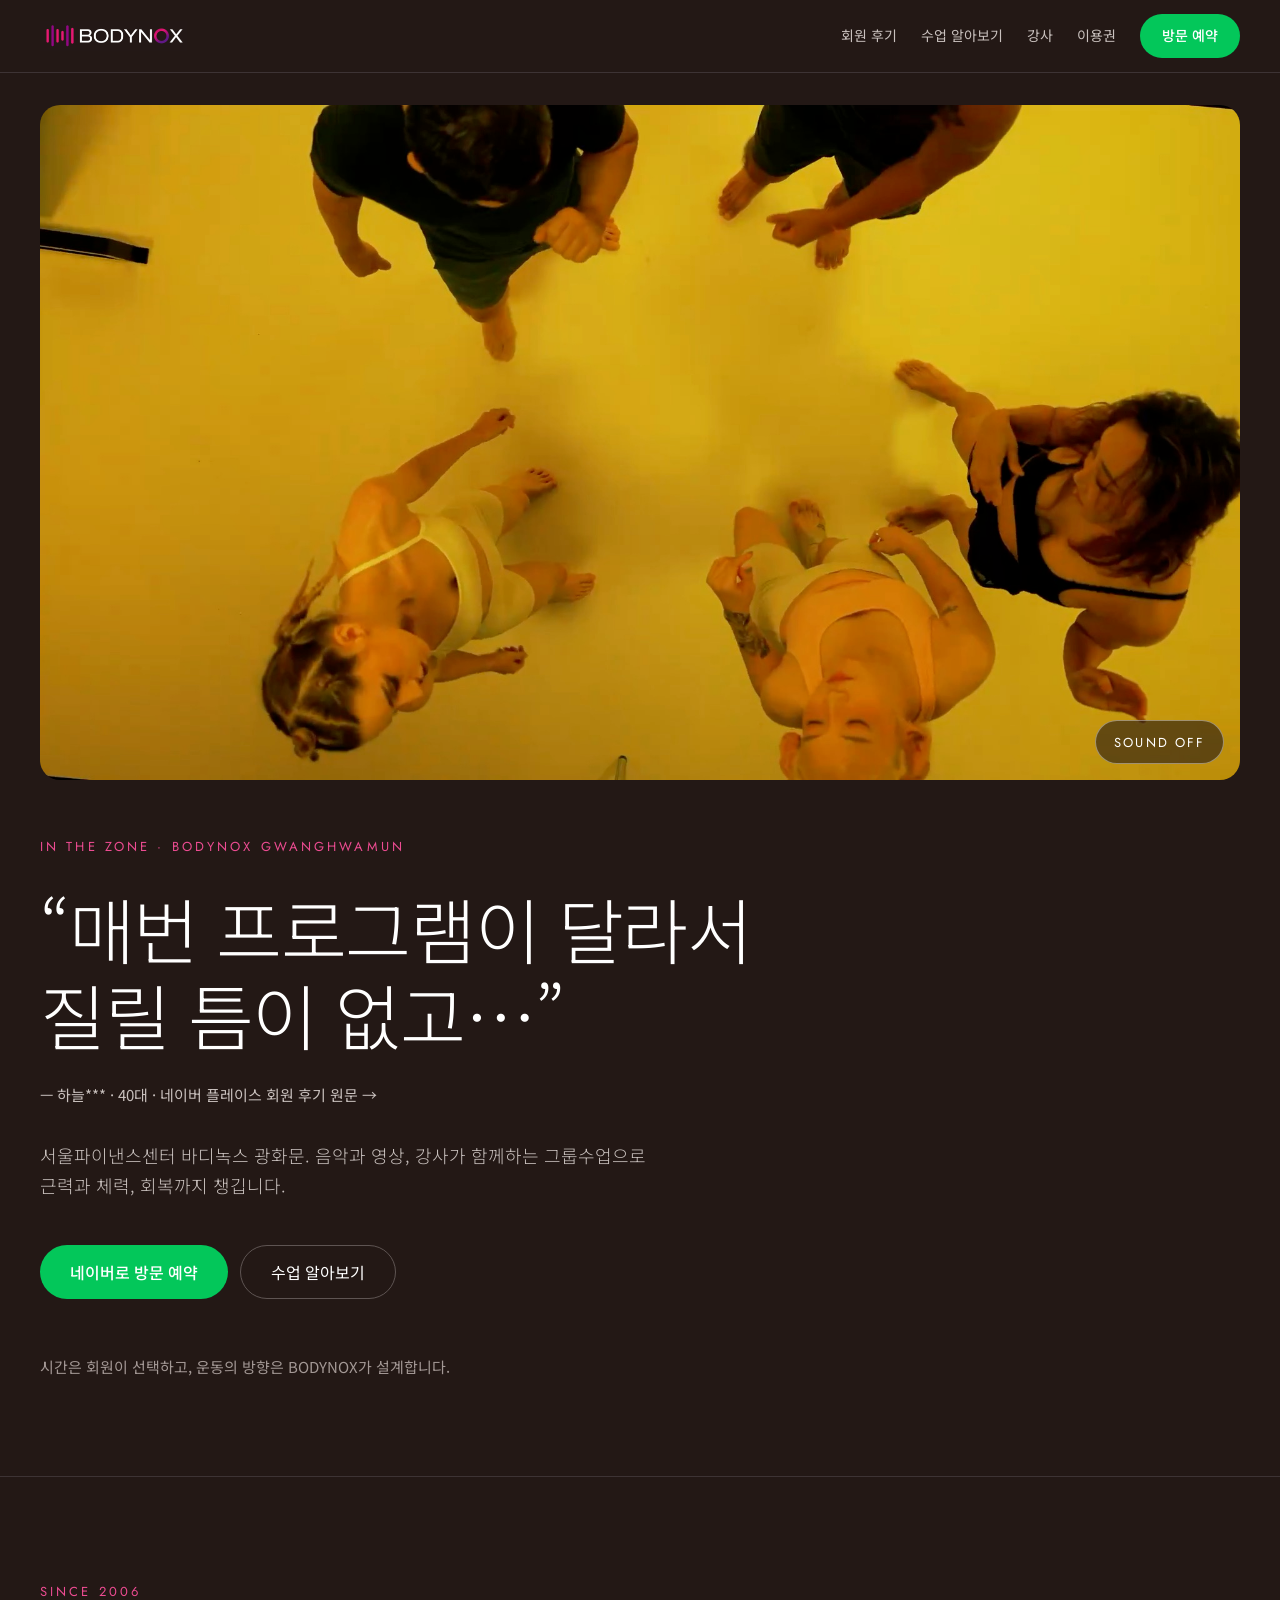
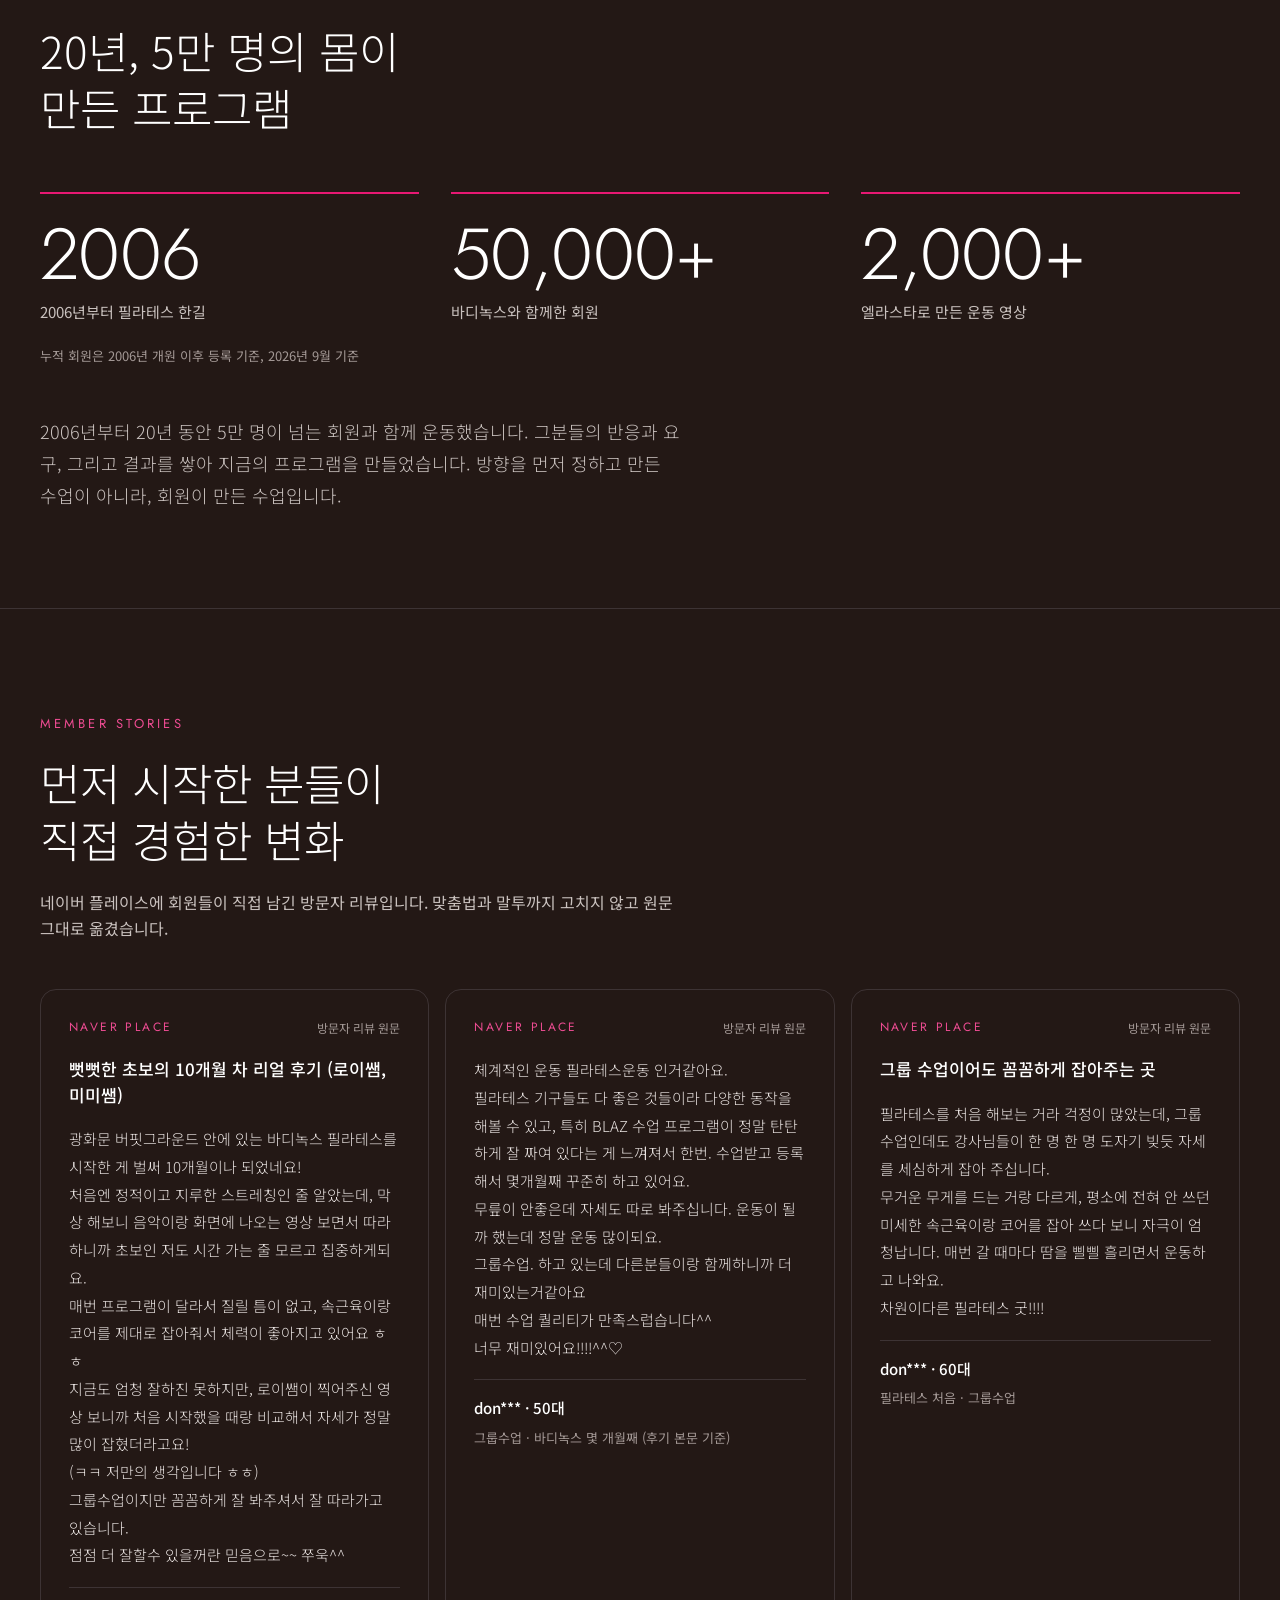
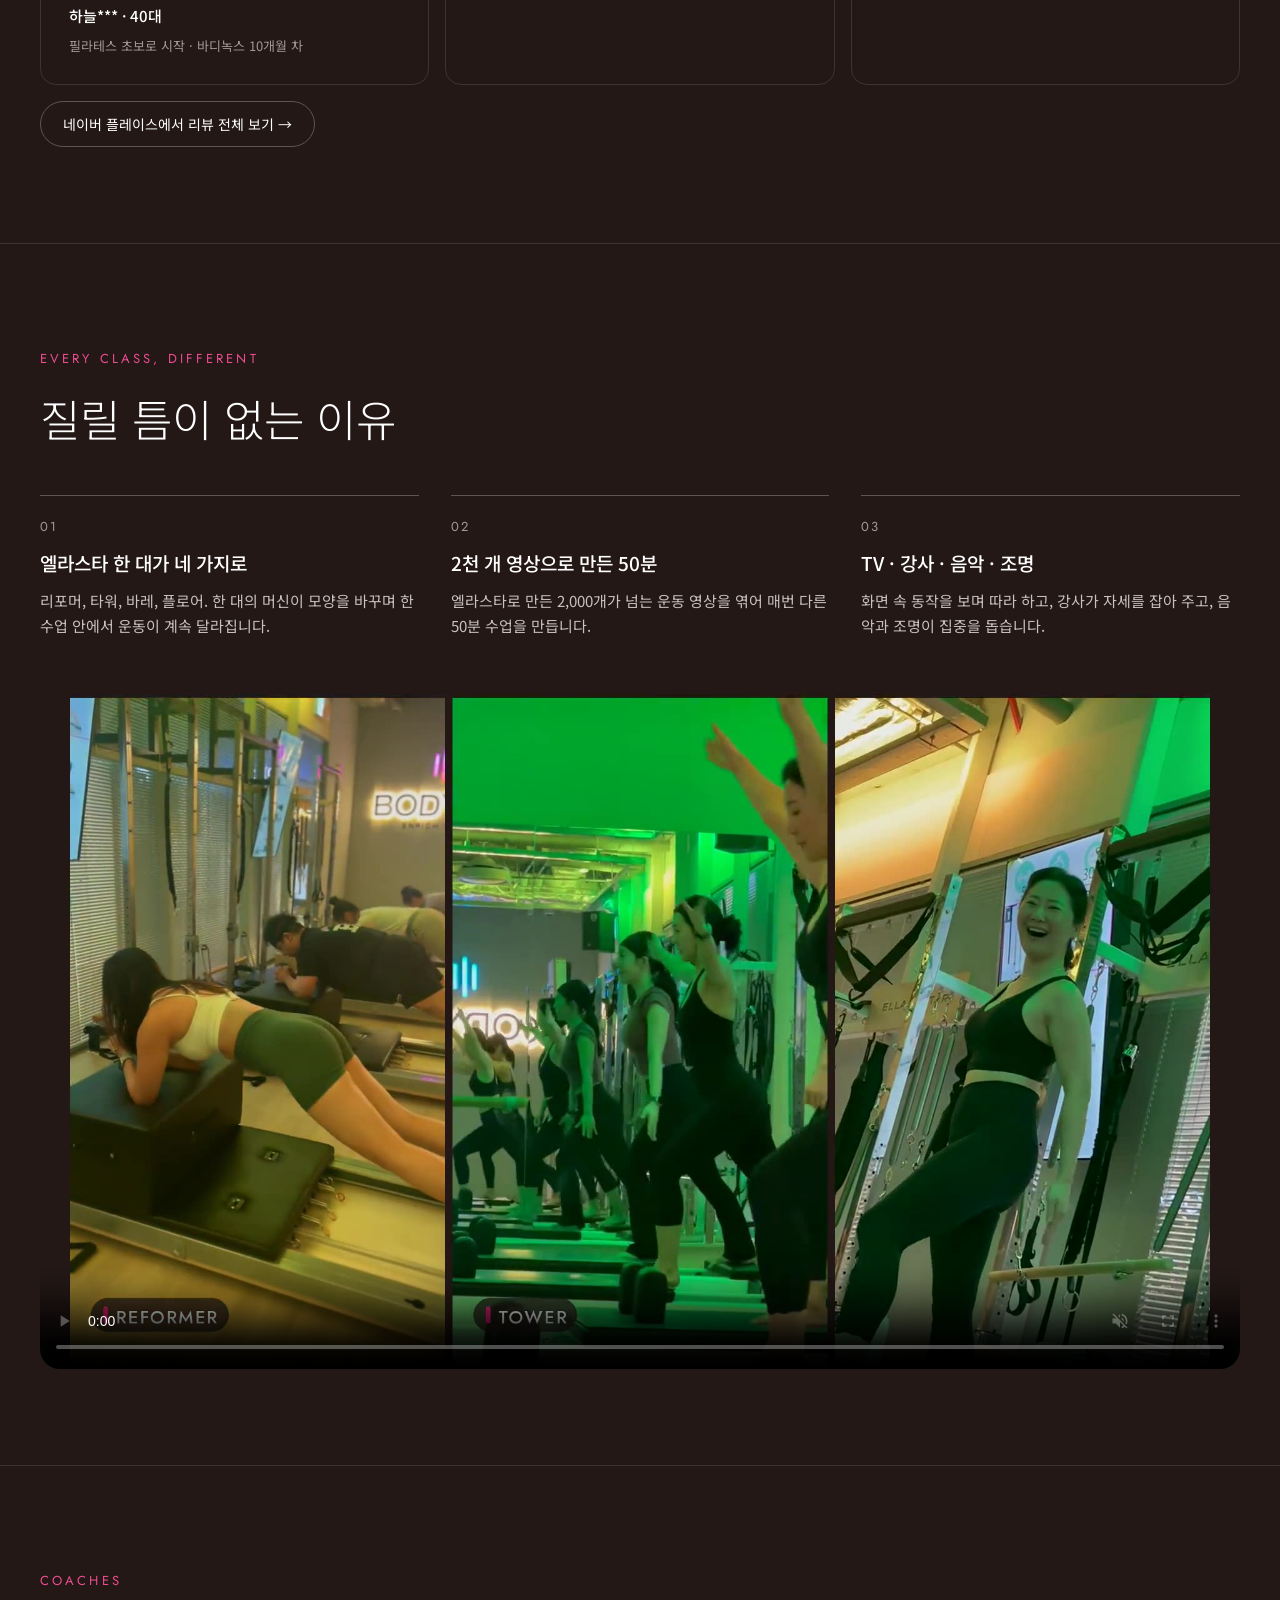
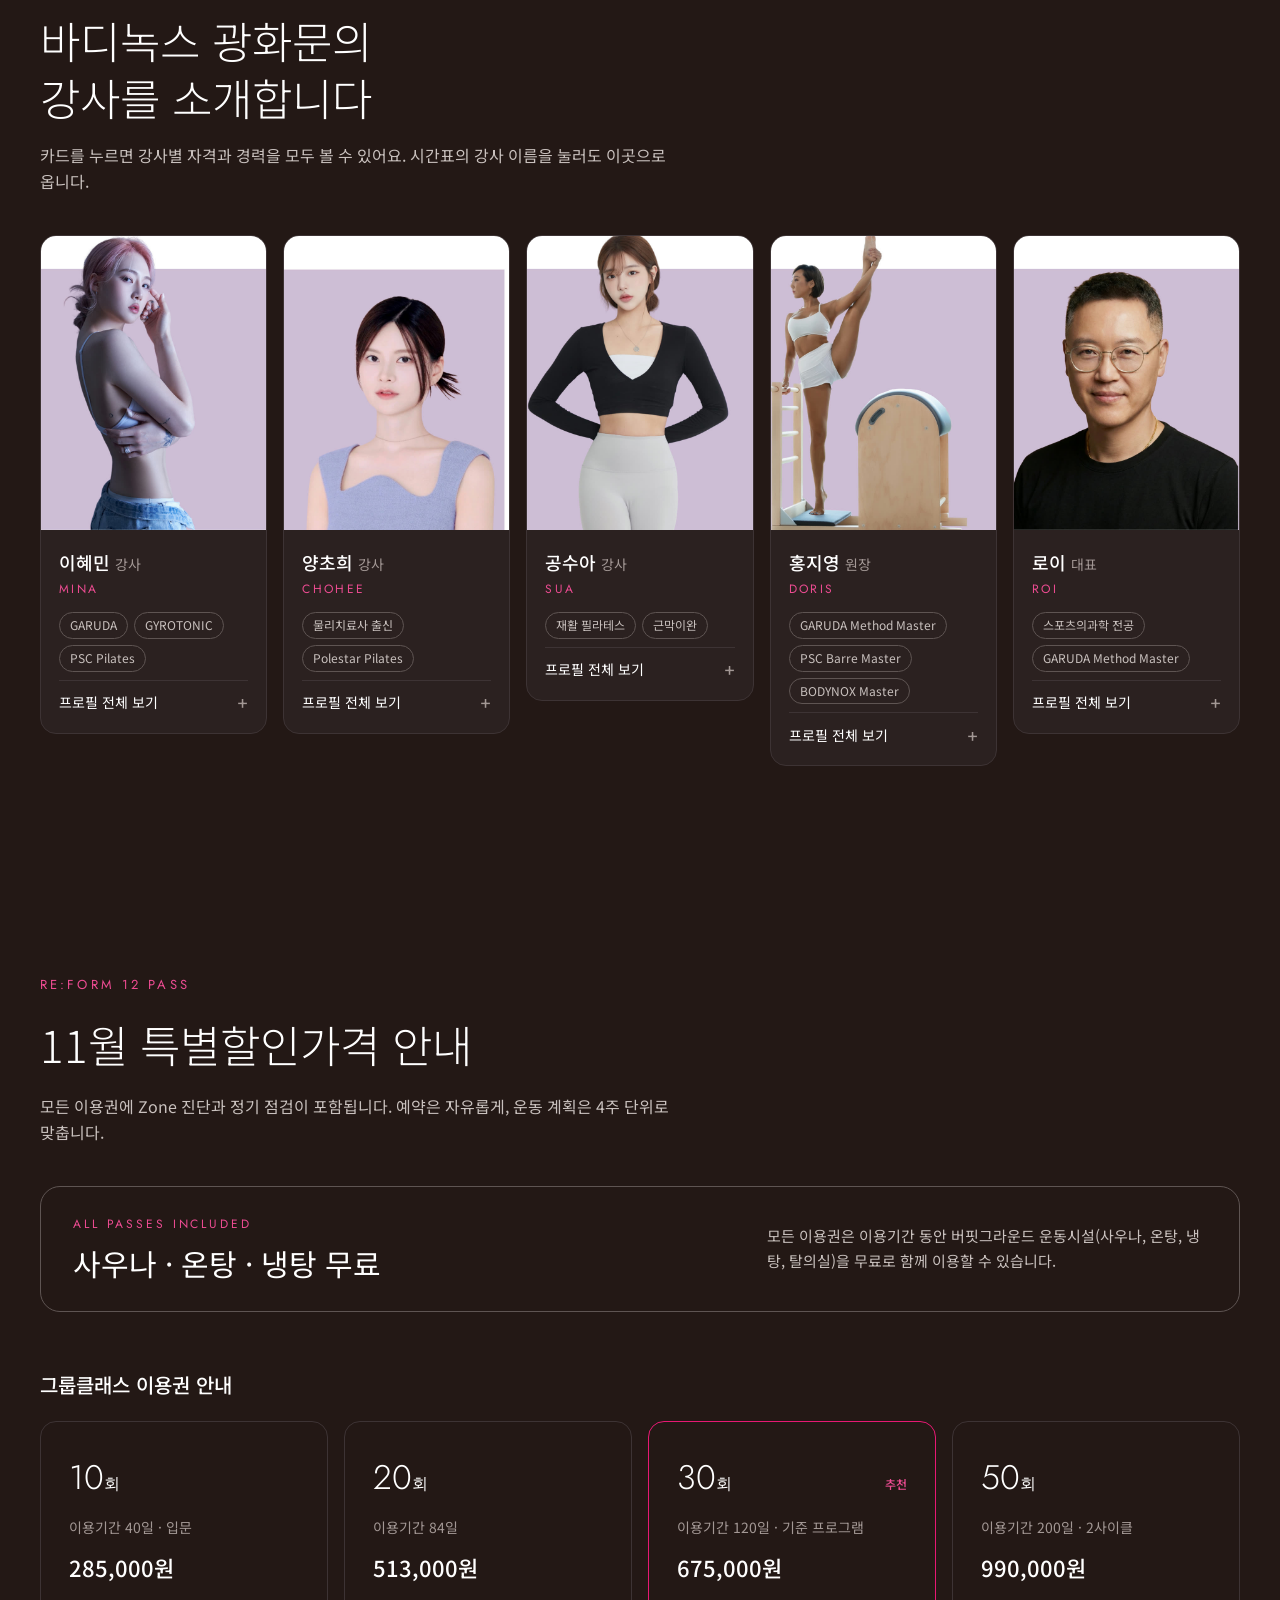
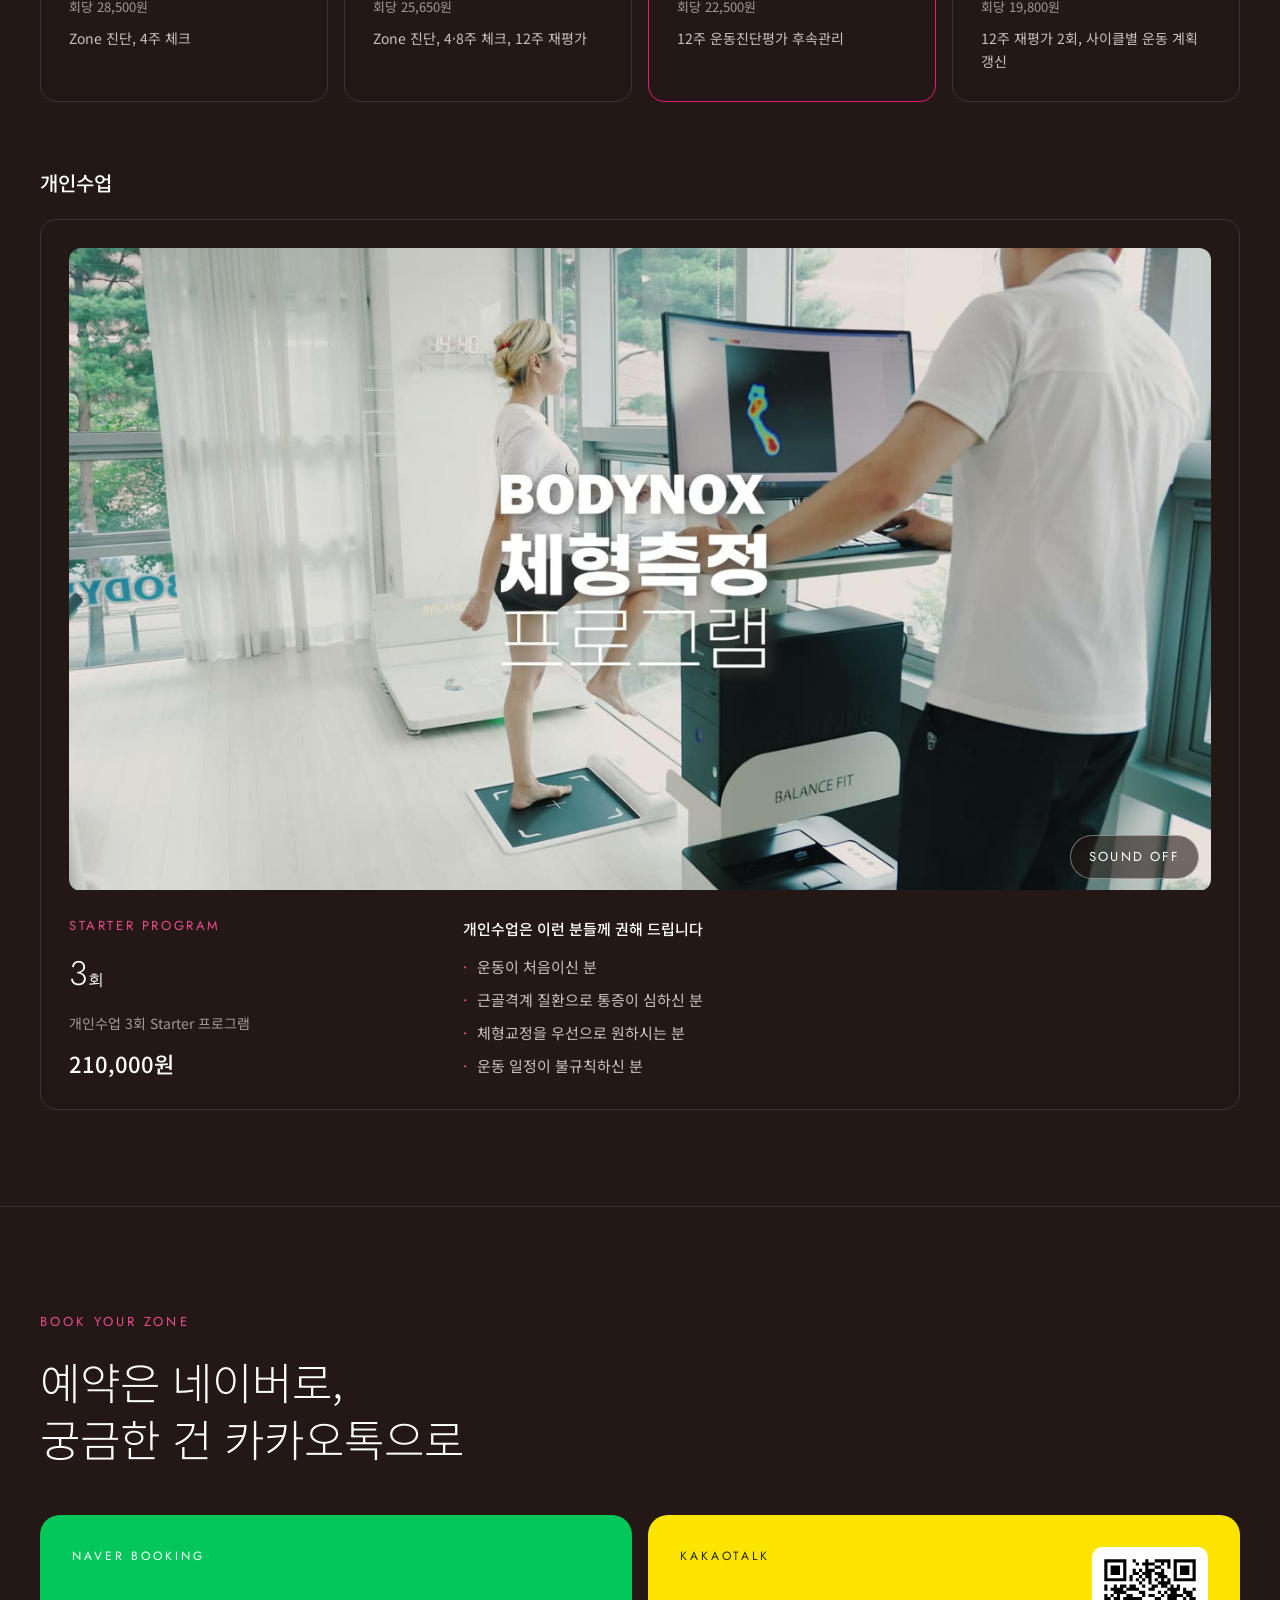
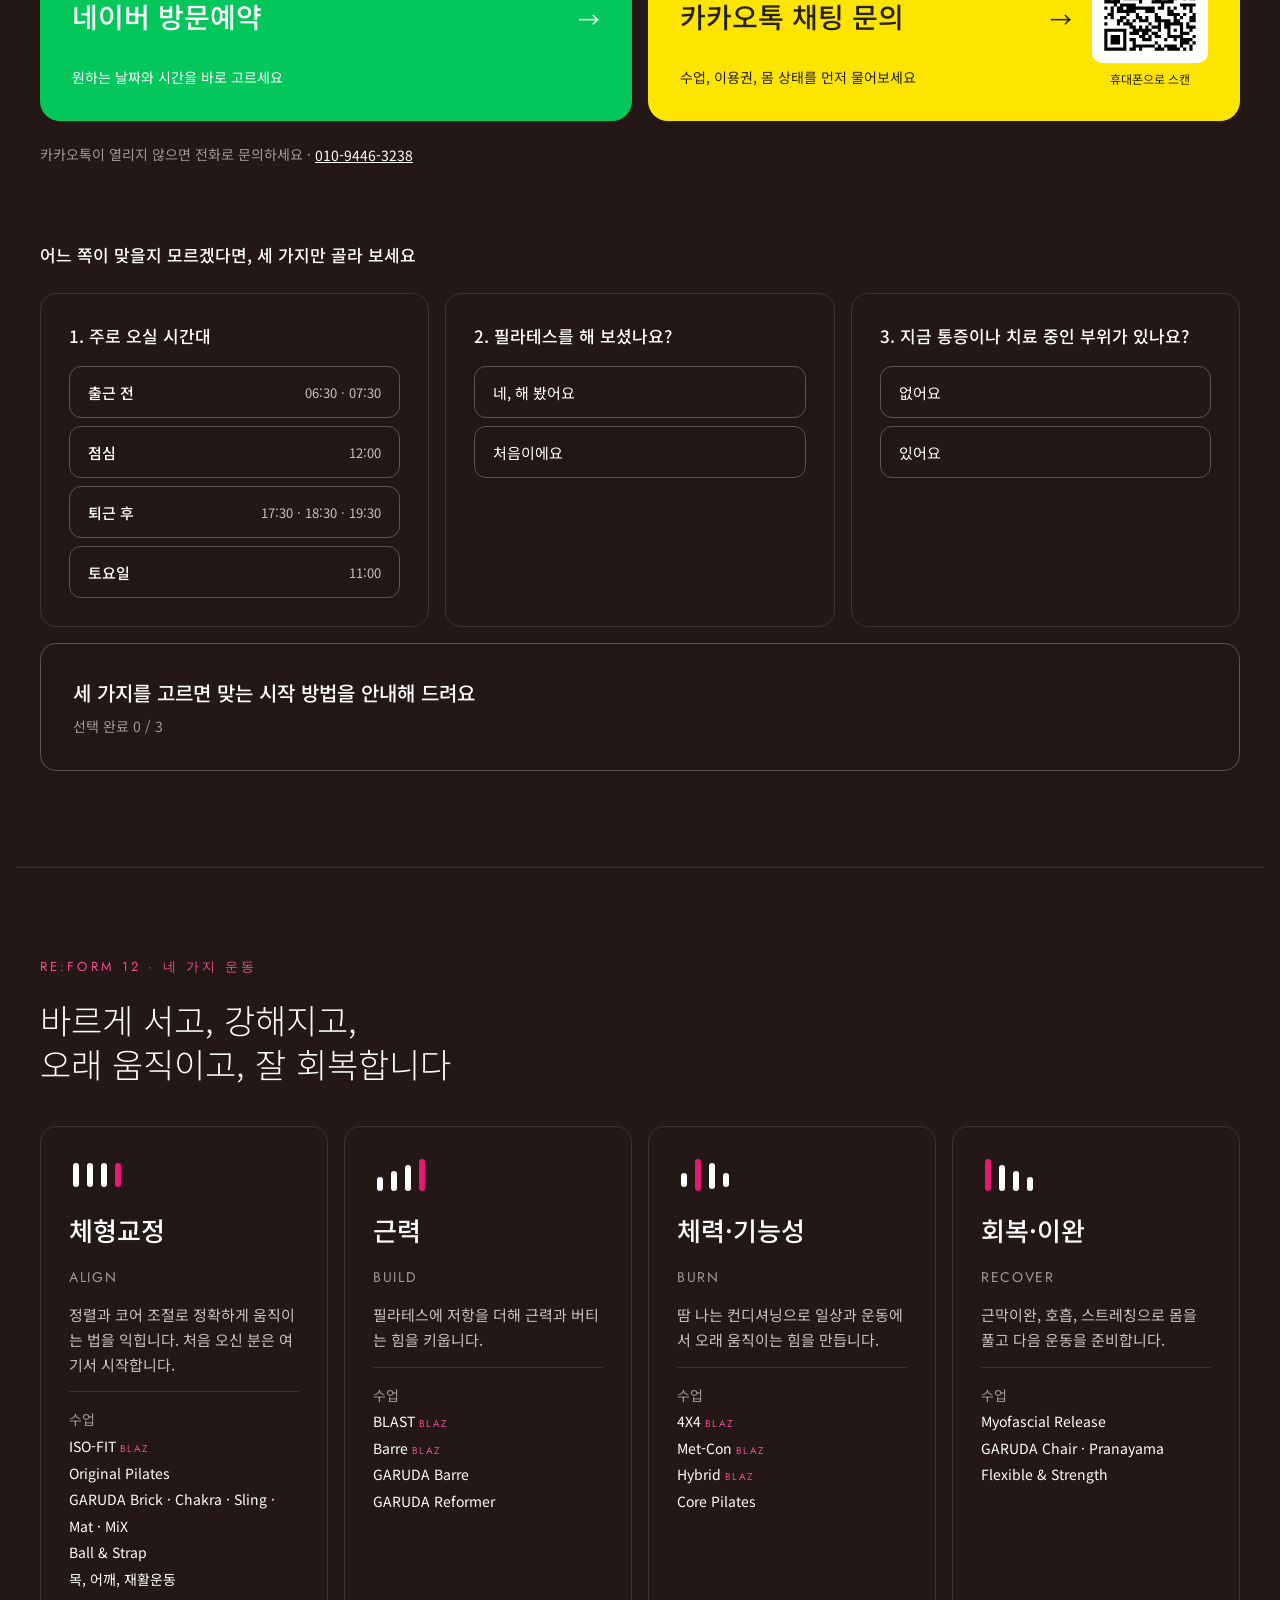
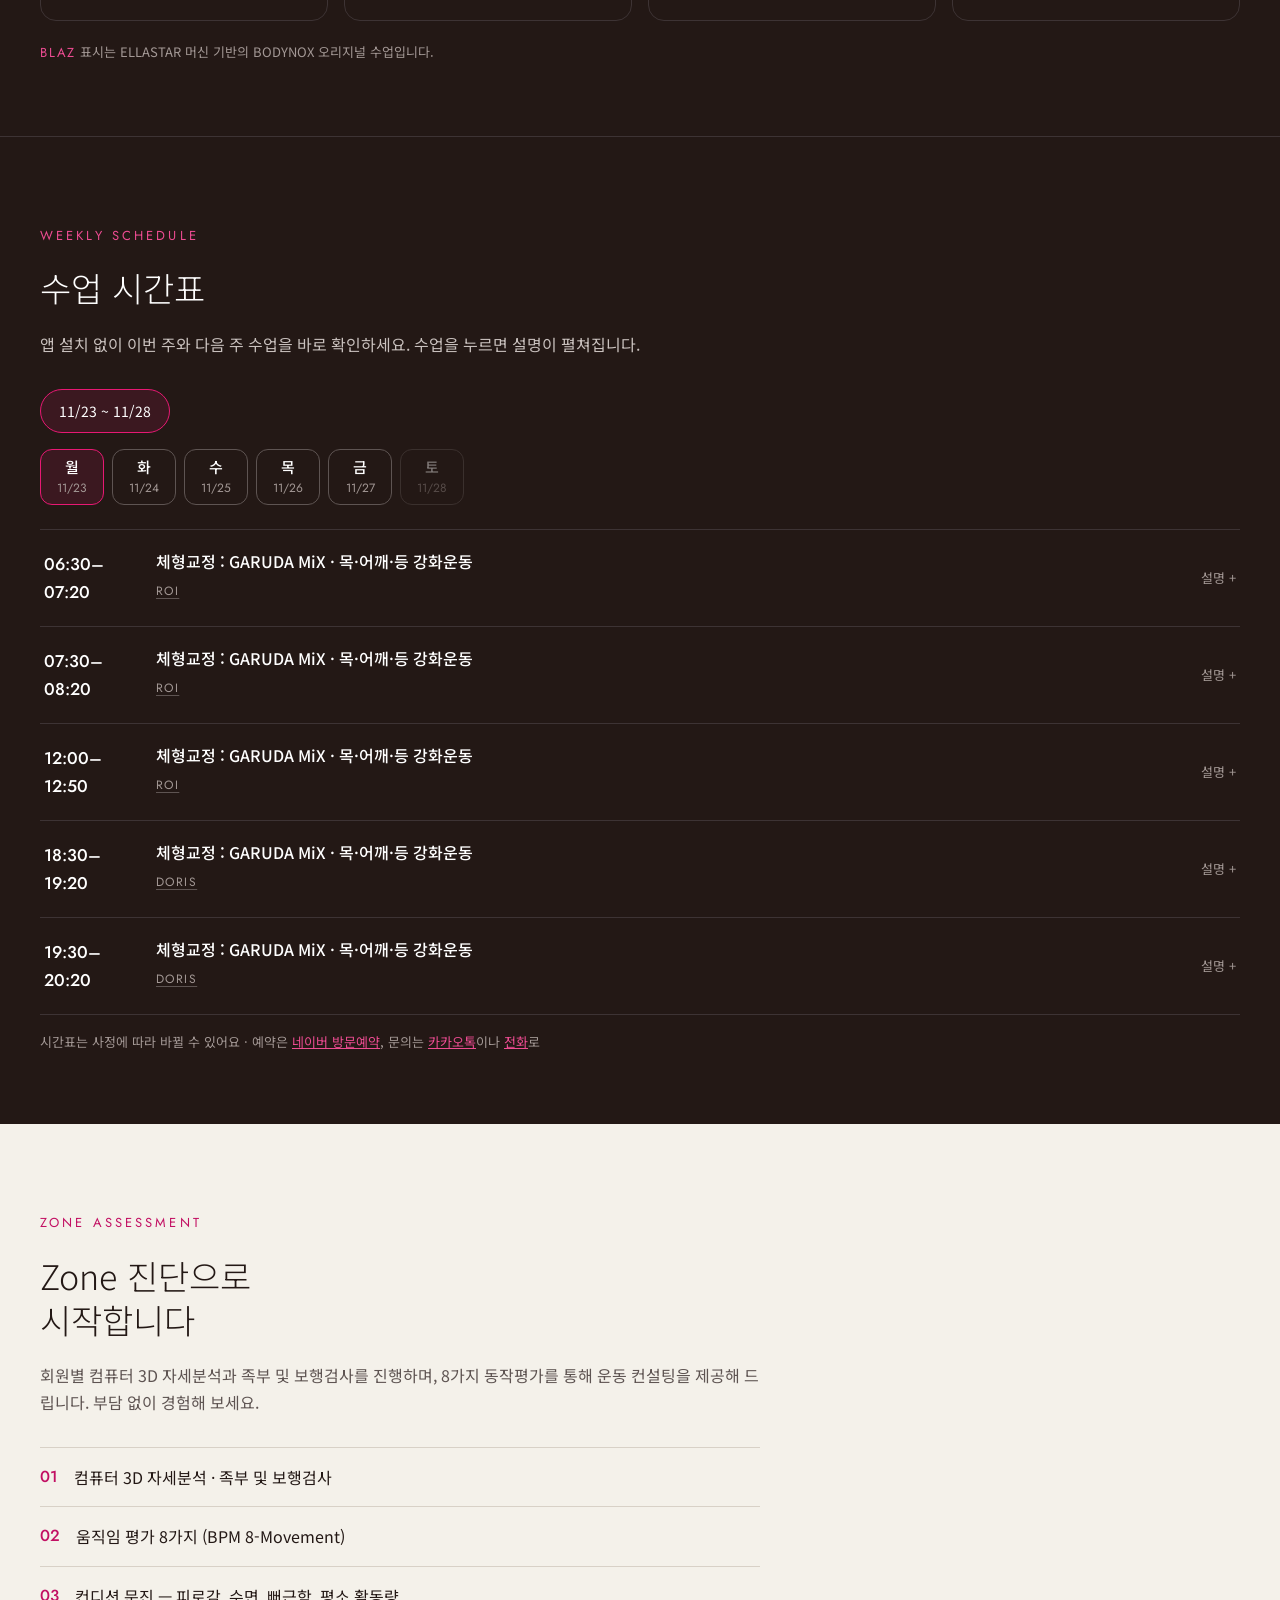
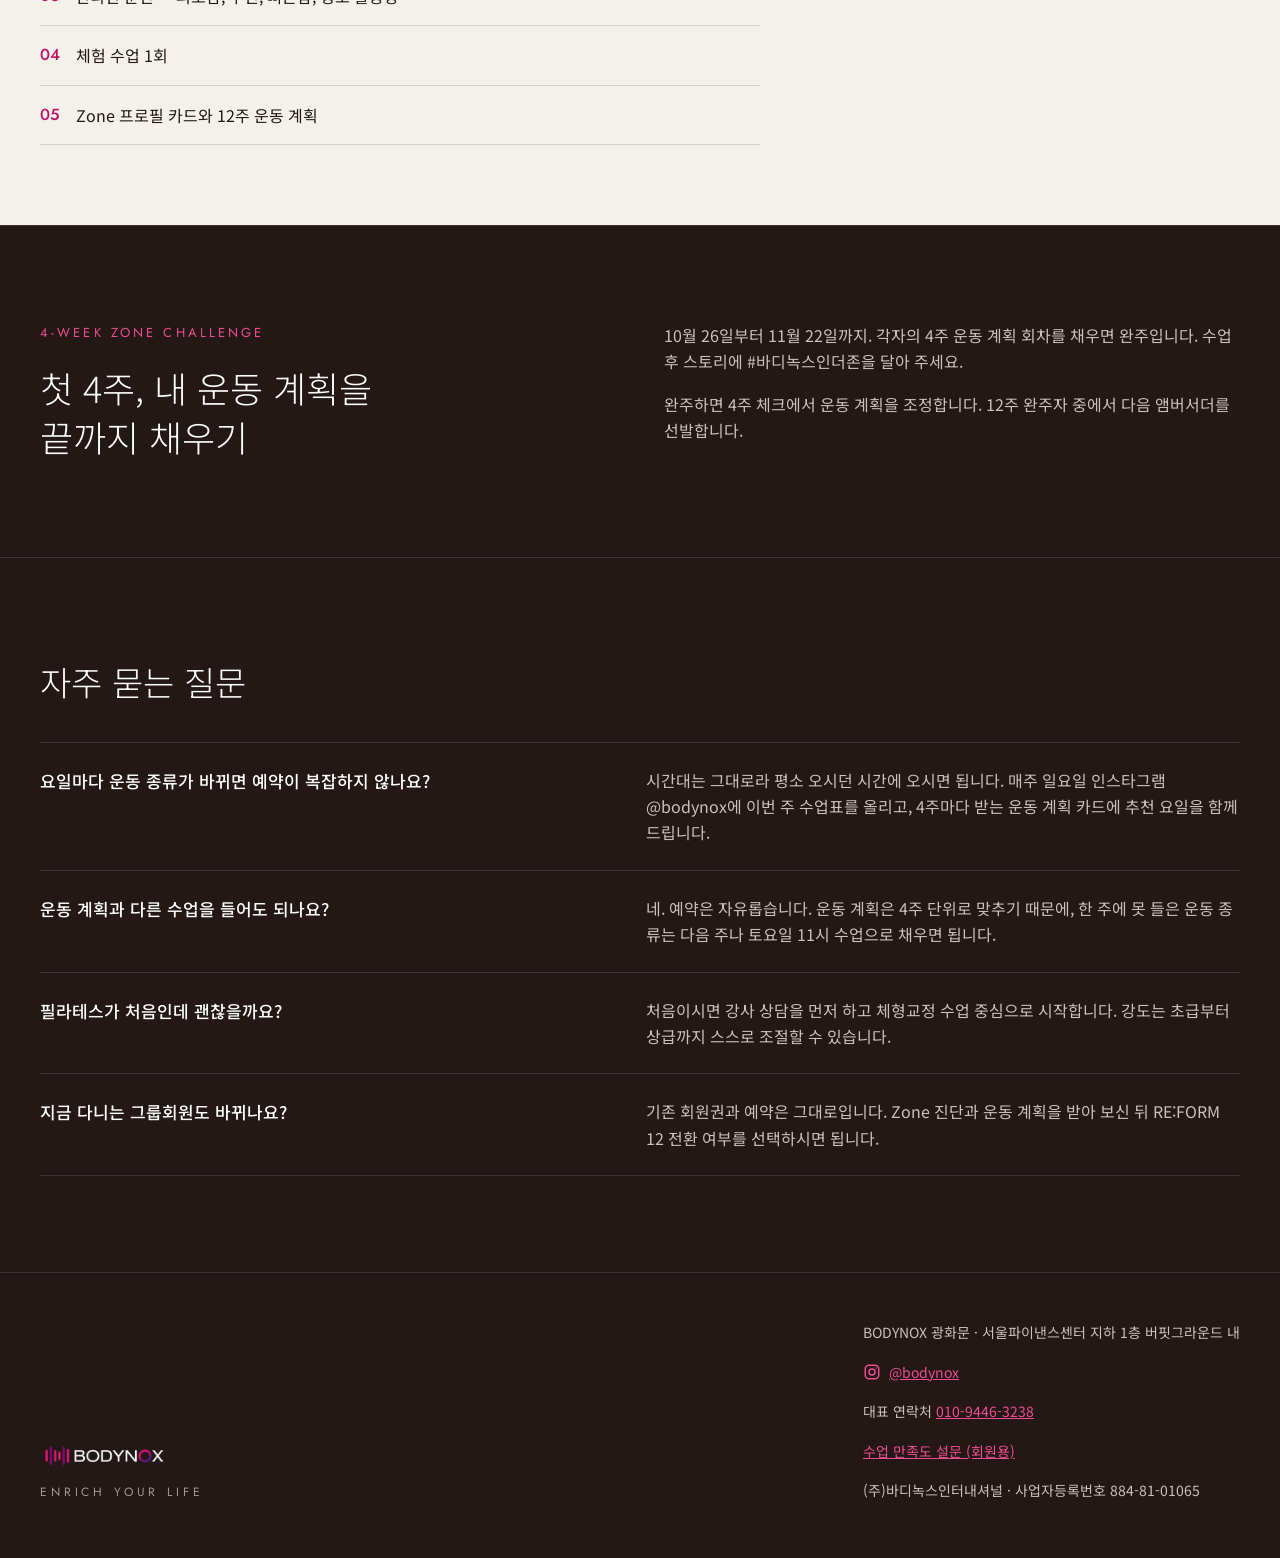
<file: index.html>
<!doctype html>
<html lang="ko">
<head>
<meta charset="utf-8">
<!-- Google tag (gtag.js) · GA4 바디녹스 광화문 -->
<script async src="https://www.googletagmanager.com/gtag/js?id=G-MQ97ETPTJG"></script>
<script>
  window.dataLayer = window.dataLayer || [];
  function gtag(){dataLayer.push(arguments);}
  gtag('js', new Date());
  gtag('config', 'G-MQ97ETPTJG');
</script>
<!-- Meta Pixel · 바디녹스 광화문 홈페이지 -->
<script>
!function(f,b,e,v,n,t,s){if(f.fbq)return;n=f.fbq=function(){n.callMethod?
n.callMethod.apply(n,arguments):n.queue.push(arguments)};if(!f._fbq)f._fbq=n;
n.push=n;n.loaded=!0;n.version='2.0';n.queue=[];t=b.createElement(e);t.async=!0;
t.src=v;s=b.getElementsByTagName(e)[0];s.parentNode.insertBefore(t,s)}(window,
document,'script','https://connect.facebook.net/en_US/fbevents.js');
fbq('init', '2153611785585911');
fbq('track', 'PageView');
</script>
<noscript><img height="1" width="1" style="display:none" alt="" src="https://www.facebook.com/tr?id=2153611785585911&ev=PageView&noscript=1"></noscript>
<meta name="viewport" content="width=device-width, initial-scale=1">
<meta name="naver-site-verification" content="86c2a0381c64ed7575f26f97606246ec5a94c2c5" />
<title>광화문 그룹 필라테스 · BODYNOX 광화문</title>
<meta name="description" content="매번 프로그램이 달라 질릴 틈이 없는 광화문 그룹 필라테스. 서울파이낸스센터 바디녹스 광화문에서 음악·영상·강사가 함께하는 수업으로 근력과 체력, 회복까지 챙기세요. 모든 이용권 사우나·온탕·냉탕 무료.">
<link rel="canonical" href="https://www.bodynox.co.kr/">
<meta property="og:type" content="website">
<meta property="og:url" content="https://www.bodynox.co.kr/">
<meta property="og:title" content="광화문 부티크필라테스">
<meta property="og:description" content="필라테스, 바레, 가루다, 피트니스를 한번에">
<meta property="og:image" content="https://www.bodynox.co.kr/assets/video/video01-poster.jpg">
<meta property="og:locale" content="ko_KR">
<link rel="preconnect" href="https://fonts.googleapis.com">
<link rel="preconnect" href="https://fonts.gstatic.com" crossorigin>
<link rel="stylesheet" href="https://fonts.googleapis.com/css2?family=Jost:wght@300;400;500;600&family=Noto+Sans+KR:wght@300;400;500;700&display=swap">
<link rel="stylesheet" href="styles.css?v=4">
</head>
<body>
<div style="background: #231815; color: #FFFFFF; font-family: 'Noto Sans KR', sans-serif; font-size: 16px; line-height: 1.65; min-height: 100vh">

<header style="position: sticky; top: 0; z-index: 10; background: #231815; border-bottom: 1px solid #3D3334">
<div style="max-width: 1200px; margin: 0 auto; padding: 14px 24px; display: flex; align-items: center; justify-content: space-between; gap: 16px; flex-wrap: wrap">
<a href="#top" style="display: inline-flex; align-items: center; min-height: 44px"><img src="assets/logo-ink.png" alt="BODYNOX" style="height: 30px; width: auto; display: block"></a>
<nav style="display: flex; align-items: center; gap: 24px; flex-wrap: wrap">
<a href="#stories" style="text-decoration: none; font-size: 14px; color: #C9C1BE">회원 후기</a>
<a href="#why" style="text-decoration: none; font-size: 14px; color: #C9C1BE">수업 알아보기</a>
<a href="#coaches" style="text-decoration: none; font-size: 14px; color: #C9C1BE">강사</a>
<a href="#pass" style="text-decoration: none; font-size: 14px; color: #C9C1BE">이용권</a>
<a href="https://map.naver.com/p/entry/place/1398430038?placePath=%2Fticket" target="_blank" rel="noopener" style="text-decoration: none; display: inline-flex; align-items: center; min-height: 44px; padding: 0 22px; border-radius: 999px; background: #03C75A; color: #FFFFFF; font-weight: 500; font-size: 14px">방문 예약</a>
</nav>
</div>
</header>

<section id="top" style="max-width: 1200px; margin: 0 auto; padding: 32px 24px 96px">
<div class="zone-video" style="position: relative; margin-top: 0; aspect-ratio: 16 / 9; width: 100%; border-radius: 20px; overflow: hidden; background: #000">
<video autoplay muted loop playsinline preload="metadata" poster="assets/video/video01-poster.jpg" aria-label="BODYNOX ELLASTAR 수업 영상" style="display: block; width: 100%; height: 100%; object-fit: cover">
<source src="assets/video/video01-ellastar.mp4" type="video/mp4">
</video>
<button type="button" class="sound-toggle" aria-pressed="false" style="position: absolute; right: 16px; bottom: 16px; min-height: 44px; padding: 0 18px; border: 1px solid rgba(255,255,255,.4); border-radius: 999px; background: rgba(35,24,21,.6); color: #FFFFFF; font-family: 'Jost', sans-serif; font-size: 13px; letter-spacing: 0.16em; cursor: pointer">SOUND OFF</button>
</div>
<div style="margin-top: 56px; font-family: 'Jost', sans-serif; font-size: 13px; letter-spacing: 0.24em; color: #ED4C92">IN THE ZONE · BODYNOX GWANGHWAMUN</div>
<h1 style="margin: 28px 0 0; font-size: clamp(36px, 5.6vw, 72px); font-weight: 300; line-height: 1.2; letter-spacing: -0.02em">“매번 프로그램이 달라서<br>질릴 틈이 없고…”</h1>
<a href="#stories" style="display: inline-flex; align-items: center; min-height: 44px; margin-top: 16px; font-size: 15px; color: #C9C1BE; text-decoration: none">— 하늘*** · 40대 · 네이버 플레이스 회원 후기 원문 →</a>
<p style="margin: 24px 0 0; max-width: 620px; font-size: 18px; font-weight: 300; color: #C9C1BE">서울파이낸스센터 바디녹스 광화문. 음악과 영상, 강사가 함께하는 그룹수업으로 근력과 체력, 회복까지 챙깁니다.</p>
<div style="display: flex; gap: 12px; flex-wrap: wrap; margin-top: 44px">
<a href="https://map.naver.com/p/entry/place/1398430038?placePath=%2Fticket" target="_blank" rel="noopener" style="text-decoration: none; display: inline-flex; align-items: center; min-height: 52px; padding: 0 30px; border-radius: 999px; background: #03C75A; color: #FFFFFF; font-weight: 500; font-size: 16px">네이버로 방문 예약</a>
<a href="#why" style="text-decoration: none; display: inline-flex; align-items: center; min-height: 52px; padding: 0 30px; border-radius: 999px; border: 1px solid #5E5452; color: #FFFFFF; font-weight: 400; font-size: 16px">수업 알아보기</a>
</div>
<p style="margin: 56px 0 0; font-size: 15px; color: #A39895">시간은 회원이 선택하고, 운동의 방향은 BODYNOX가 설계합니다.</p>
</section>

<section id="since" style="border-top: 1px solid #3D3334">
<div style="max-width: 1200px; margin: 0 auto; padding: 104px 24px 96px">
<div style="font-family: 'Jost', sans-serif; font-size: 13px; letter-spacing: 0.24em; color: #ED4C92">SINCE 2006</div>
<h2 style="margin: 20px 0 0; font-size: clamp(28px, 3.6vw, 44px); font-weight: 300; line-height: 1.3">20년, 5만 명의 몸이<br>만든 프로그램</h2>
<div style="display: grid; grid-template-columns: repeat(auto-fit, minmax(240px, 1fr)); gap: 40px 32px; margin-top: 56px">
<div style="border-top: 2px solid #E71873; padding-top: 24px; display: flex; flex-direction: column; gap: 10px">
<span style="font-family: 'Jost', sans-serif; font-size: clamp(48px, 6vw, 72px); font-weight: 300; line-height: 1; letter-spacing: -0.01em">2006</span>
<span style="font-size: 15px; color: #C9C1BE">2006년부터 필라테스 한길</span>
</div>
<div style="border-top: 2px solid #E71873; padding-top: 24px; display: flex; flex-direction: column; gap: 10px">
<span style="font-family: 'Jost', sans-serif; font-size: clamp(48px, 6vw, 72px); font-weight: 300; line-height: 1; letter-spacing: -0.01em">50,000+</span>
<span style="font-size: 15px; color: #C9C1BE">바디녹스와 함께한 회원</span>
</div>
<div style="border-top: 2px solid #E71873; padding-top: 24px; display: flex; flex-direction: column; gap: 10px">
<span style="font-family: 'Jost', sans-serif; font-size: clamp(48px, 6vw, 72px); font-weight: 300; line-height: 1; letter-spacing: -0.01em">2,000+</span>
<span style="font-size: 15px; color: #C9C1BE">엘라스타로 만든 운동 영상</span>
</div>
</div>
<p style="margin: 20px 0 0; font-size: 13px; color: #A39895">누적 회원은 2006년 개원 이후 등록 기준, 2026년 9월 기준</p>
<p style="margin: 48px 0 0; max-width: 640px; font-size: 18px; font-weight: 300; line-height: 1.8; color: #C9C1BE">2006년부터 20년 동안 5만 명이 넘는 회원과 함께 운동했습니다. 그분들의 반응과 요구, 그리고 결과를 쌓아 지금의 프로그램을 만들었습니다. 방향을 먼저 정하고 만든 수업이 아니라, 회원이 만든 수업입니다.</p>
</div>
</section>

<section id="stories" style="border-top: 1px solid #3D3334">
<div style="max-width: 1200px; margin: 0 auto; padding: 104px 24px 96px">
<div style="font-family: 'Jost', sans-serif; font-size: 13px; letter-spacing: 0.24em; color: #ED4C92">MEMBER STORIES</div>
<h2 style="margin: 20px 0 0; font-size: clamp(28px, 3.6vw, 44px); font-weight: 300; line-height: 1.3">먼저 시작한 분들이<br>직접 경험한 변화</h2>
<p style="margin: 20px 0 0; max-width: 640px; color: #C9C1BE">네이버 플레이스에 회원들이 직접 남긴 방문자 리뷰입니다. 맞춤법과 말투까지 고치지 않고 원문 그대로 옮겼습니다.</p>
<div style="display: grid; grid-template-columns: repeat(auto-fit, minmax(300px, 1fr)); gap: 16px; margin-top: 48px">

<figure style="margin: 0; border: 1px solid #3D3334; border-radius: 16px; padding: 28px; display: flex; flex-direction: column; gap: 18px">
<div style="display: flex; justify-content: space-between; align-items: center; gap: 12px; flex-wrap: wrap">
<span style="font-family: 'Jost', sans-serif; font-size: 12px; letter-spacing: 0.2em; color: #ED4C92">NAVER PLACE</span>
<span style="font-size: 12px; color: #A39895">방문자 리뷰 원문</span>
</div>
<div style="font-size: 17px; font-weight: 500; line-height: 1.5; color: #FFFFFF">뻣뻣한 초보의 10개월 차 리얼 후기 (로이쌤, 미미쌤)</div>
<blockquote style="margin: 0; font-size: 15px; font-weight: 300; line-height: 1.85; color: #E9E3E1; white-space: pre-line">광화문 버핏그라운드 안에 있는 바디녹스 필라테스를 시작한 게 벌써 10개월이나 되었네요!
처음엔 정적이고 지루한 스트레칭인 줄 알았는데, 막상 해보니 음악이랑 화면에 나오는 영상 보면서 따라 하니까 초보인 저도 시간 가는 줄 모르고 집중하게되요.
매번 프로그램이 달라서 질릴 틈이 없고, 속근육이랑 코어를 제대로 잡아줘서 체력이 좋아지고 있어요 ㅎㅎ
지금도 엄청 잘하진 못하지만, 로이쌤이 찍어주신 영상 보니까 처음 시작했을 때랑 비교해서 자세가 정말 많이 잡혔더라고요!
(ㅋㅋ 저만의 생각입니다 ㅎㅎ)
그룹수업이지만 꼼꼼하게 잘 봐주셔서 잘 따라가고 있습니다.
점점 더 잘할수 있을꺼란 믿음으로~~ 쭈욱^^</blockquote>
<figcaption style="border-top: 1px solid #3D3334; padding-top: 16px; display: flex; flex-direction: column; gap: 6px">
<span style="font-size: 15px; font-weight: 500">하늘*** · 40대</span>
<span style="font-size: 13px; color: #A39895">필라테스 초보로 시작 · 바디녹스 10개월 차</span>
</figcaption>
</figure>

<figure style="margin: 0; border: 1px solid #3D3334; border-radius: 16px; padding: 28px; display: flex; flex-direction: column; gap: 18px">
<div style="display: flex; justify-content: space-between; align-items: center; gap: 12px; flex-wrap: wrap">
<span style="font-family: 'Jost', sans-serif; font-size: 12px; letter-spacing: 0.2em; color: #ED4C92">NAVER PLACE</span>
<span style="font-size: 12px; color: #A39895">방문자 리뷰 원문</span>
</div>
<blockquote style="margin: 0; font-size: 15px; font-weight: 300; line-height: 1.85; color: #E9E3E1; white-space: pre-line">체계적인 운동 필라테스운동 인거같아요.
필라테스 기구들도 다 좋은 것들이라 다양한 동작을 해볼 수 있고, 특히 BLAZ 수업 프로그램이 정말 탄탄하게 잘 짜여 있다는 게 느껴져서 한번. 수업받고 등록해서 몇개월째 꾸준히 하고 있어요.
무릎이 안좋은데 자세도 따로 봐주십니다. 운동이 될까 했는데 정말 운동 많이되요.
그룹수업. 하고 있는데 다른분들이랑 함께하니까 더 재미있는거같아요
매번 수업 퀄리티가 만족스럽습니다^^
너무 재미있어요!!!!^^♡</blockquote>
<figcaption style="border-top: 1px solid #3D3334; padding-top: 16px; display: flex; flex-direction: column; gap: 6px">
<span style="font-size: 15px; font-weight: 500">don*** · 50대</span>
<span style="font-size: 13px; color: #A39895">그룹수업 · 바디녹스 몇 개월째 (후기 본문 기준)</span>
</figcaption>
</figure>

<figure style="margin: 0; border: 1px solid #3D3334; border-radius: 16px; padding: 28px; display: flex; flex-direction: column; gap: 18px">
<div style="display: flex; justify-content: space-between; align-items: center; gap: 12px; flex-wrap: wrap">
<span style="font-family: 'Jost', sans-serif; font-size: 12px; letter-spacing: 0.2em; color: #ED4C92">NAVER PLACE</span>
<span style="font-size: 12px; color: #A39895">방문자 리뷰 원문</span>
</div>
<div style="font-size: 17px; font-weight: 500; line-height: 1.5; color: #FFFFFF">그룹 수업이어도 꼼꼼하게 잡아주는 곳</div>
<blockquote style="margin: 0; font-size: 15px; font-weight: 300; line-height: 1.85; color: #E9E3E1; white-space: pre-line">필라테스를 처음 해보는 거라 걱정이 많았는데, 그룹 수업인데도 강사님들이 한 명 한 명 도자기 빚듯 자세를 세심하게 잡아 주십니다.
무거운 무게를 드는 거랑 다르게, 평소에 전혀 안 쓰던 미세한 속근육이랑 코어를 잡아 쓰다 보니 자극이 엄청납니다. 매번 갈 때마다 땀을 삘삘 흘리면서 운동하고 나와요.
차원이다른 필라테스 굿!!!!</blockquote>
<figcaption style="border-top: 1px solid #3D3334; padding-top: 16px; display: flex; flex-direction: column; gap: 6px">
<span style="font-size: 15px; font-weight: 500">don*** · 60대</span>
<span style="font-size: 13px; color: #A39895">필라테스 처음 · 그룹수업</span>
</figcaption>
</figure>

</div>
<a href="https://map.naver.com/p/entry/place/1398430038?placePath=%2Freview" target="_blank" rel="noopener" style="display: inline-flex; align-items: center; min-height: 44px; margin-top: 16px; padding: 0 22px; border: 1px solid #5E5452; border-radius: 999px; color: #FFFFFF; text-decoration: none; font-size: 14px">네이버 플레이스에서 리뷰 전체 보기 →</a>
<!-- VIDEO 03: 보류 (2026-10-07). 공개할 때 hidden 속성을 지운다 -->
<div hidden style="margin-top: 16px; border: 1px dashed #5E5452; border-radius: 16px; padding: 24px 28px; display: flex; align-items: center; gap: 20px; flex-wrap: wrap">
<svg width="44" height="44" viewBox="0 0 64 64" aria-hidden="true"><circle cx="32" cy="32" r="30" fill="none" stroke="#E71873" stroke-width="1.5"></circle><path d="M26 21 L45 32 L26 43 Z" fill="none" stroke="#FFFFFF" stroke-width="1.5" stroke-linejoin="round"></path></svg>
<div style="display: flex; flex-direction: column; gap: 4px">
<span style="font-family: 'Jost', sans-serif; font-size: 13px; letter-spacing: 0.24em; color: #ED4C92">VIDEO 03 · 12 WEEKS LATER</span>
<span style="font-size: 15px; color: #C9C1BE">[회원 인터뷰 비포·애프터 영상 — 첫 12주 재평가 후 공개 예정]</span>
</div>
</div>
</div>
</section>

<section id="why" style="border-top: 1px solid #3D3334">
<div style="max-width: 1200px; margin: 0 auto; padding: 104px 24px 96px">
<div style="font-family: 'Jost', sans-serif; font-size: 13px; letter-spacing: 0.24em; color: #ED4C92">EVERY CLASS, DIFFERENT</div>
<h2 style="margin: 20px 0 0; font-size: clamp(28px, 3.6vw, 44px); font-weight: 300; line-height: 1.3">질릴 틈이 없는 이유</h2>
<div style="display: grid; grid-template-columns: repeat(auto-fit, minmax(260px, 1fr)); gap: 32px; margin-top: 48px">
<div style="border-top: 1px solid #5E5452; padding-top: 20px; display: flex; flex-direction: column; gap: 10px">
<span style="font-family: 'Jost', sans-serif; font-size: 13px; letter-spacing: 0.16em; color: #A39895">01</span>
<span style="font-size: 19px; font-weight: 500">엘라스타 한 대가 네 가지로</span>
<span style="font-size: 15px; color: #C9C1BE">리포머, 타워, 바레, 플로어. 한 대의 머신이 모양을 바꾸며 한 수업 안에서 운동이 계속 달라집니다.</span>
</div>
<div style="border-top: 1px solid #5E5452; padding-top: 20px; display: flex; flex-direction: column; gap: 10px">
<span style="font-family: 'Jost', sans-serif; font-size: 13px; letter-spacing: 0.16em; color: #A39895">02</span>
<span style="font-size: 19px; font-weight: 500">2천 개 영상으로 만든 50분</span>
<span style="font-size: 15px; color: #C9C1BE">엘라스타로 만든 2,000개가 넘는 운동 영상을 엮어 매번 다른 50분 수업을 만듭니다.</span>
</div>
<div style="border-top: 1px solid #5E5452; padding-top: 20px; display: flex; flex-direction: column; gap: 10px">
<span style="font-family: 'Jost', sans-serif; font-size: 13px; letter-spacing: 0.16em; color: #A39895">03</span>
<span style="font-size: 19px; font-weight: 500">TV · 강사 · 음악 · 조명</span>
<span style="font-size: 15px; color: #C9C1BE">화면 속 동작을 보며 따라 하고, 강사가 자세를 잡아 주고, 음악과 조명이 집중을 돕습니다.</span>
</div>
</div>
<div style="margin-top: 56px">
<div class="class-film" style="width: 100%; border-radius: 20px; overflow: hidden; background: #231815">
<video id="class-film" muted loop playsinline preload="metadata" aria-label="BODYNOX 광화문 실제 수업 영상: 리포머, 타워, 덤벨, 바레, 플로어" style="display: block; width: 100%; height: auto; max-height: 85vh; margin: 0 auto"></video>
</div>
<script>
(function () {
  // 휴대폰은 세로 영상, PC는 가로(세로 3분할) 영상. 움직임 줄이기 설정이면 자동 재생하지 않음.
  var v = document.getElementById('class-film');
  var mobile = window.matchMedia('(max-width: 767px)').matches;
  var base = 'assets/video/bodynox-class-' + (mobile ? 'vertical' : 'wide');
  v.poster = base + '-poster.jpg';
  v.src = base + '.mp4';
  if (window.matchMedia('(prefers-reduced-motion: reduce)').matches) { v.controls = true; }
  else { v.autoplay = true; v.play().catch(function () { v.controls = true; }); }
})();
</script>
</div>
</div>
</section>

<section id="coaches" style="border-top: 1px solid #3D3334">
<div style="max-width: 1200px; margin: 0 auto; padding: 104px 24px 96px">
<div style="font-family: 'Jost', sans-serif; font-size: 13px; letter-spacing: 0.24em; color: #ED4C92">COACHES</div>
<h2 style="margin: 20px 0 0; font-size: clamp(28px, 3.6vw, 44px); font-weight: 300; line-height: 1.3">바디녹스 광화문의<br>강사를 소개합니다</h2>
<p style="margin: 16px 0 0; max-width: 640px; color: #C9C1BE">카드를 누르면 강사별 자격과 경력을 모두 볼 수 있어요. 시간표의 강사 이름을 눌러도 이곳으로 옵니다.</p>
<div class="coach-list">
<article class="coach" id="coach-mina">
<img src="assets/coaches/coach-mina.jpg" alt="이혜민 강사" loading="lazy" width="720" height="942">
<div class="coach-body">
<div class="coach-name"><strong>이혜민</strong> <span>강사</span></div>
<div class="coach-en">MINA</div>
<div class="coach-tags"><span class="coach-tag">GARUDA</span><span class="coach-tag">GYROTONIC</span><span class="coach-tag">PSC Pilates</span></div>
<details class="coach-more">
<summary>프로필 전체 보기</summary>
<div class="coach-group"><div class="coach-group-t">학력</div><ul><li>독일 IWANSON International 졸업</li></ul></div><div class="coach-group"><div class="coach-group-t">자격</div><ul><li>영국 GARUDA Mat Foundation Certified</li><li>영국 GARUDA Barre Certified · Barre Advanced Certified</li><li>영국 GARUDA Sling Certified</li><li>영국 GARUDA Apparatus Certified</li><li>독일 GYROTONIC Level 1 Pre-training · Foundation · Certified</li><li>미국 PSC Pilates Certified</li><li>미국 Scoliosis Coach Level 1</li></ul></div><div class="coach-group"><div class="coach-group-t">교육</div><ul><li>Foot &amp; Locomotion Correction Course Certified</li><li>Motion Science in Golf (골프 필라테스)</li><li>미국 PSC Pilates and Pregnancy Master Workshop</li></ul></div>
</details>
</div>
</article>
<article class="coach" id="coach-chohee">
<img src="assets/coaches/coach-chohee.jpg" alt="양초희 강사" loading="lazy" width="720" height="942">
<div class="coach-body">
<div class="coach-name"><strong>양초희</strong> <span>강사</span></div>
<div class="coach-en">CHOHEE</div>
<div class="coach-tags"><span class="coach-tag">물리치료사 출신</span><span class="coach-tag">Polestar Pilates</span></div>
<details class="coach-more">
<summary>프로필 전체 보기</summary>
<div class="coach-group"><div class="coach-group-t">경력</div><ul><li>재활의학과·정형외과 물리치료사 근무 (2011~2023)</li></ul></div><div class="coach-group"><div class="coach-group-t">자격</div><ul><li>Polestar Pilates 국제 자격 (Gateway · Foundation · Intermediate · Advance 1 · Advance 2)</li></ul></div><div class="coach-group"><div class="coach-group-t">교육</div><ul><li>Redcord Sling Workshop</li><li>Postpartum Pelvic Girdle Management 교육 이수</li><li>Spine Manipulation 교육 이수</li><li>Neurodynamics Upper Limb · Lower Limb 교육 이수</li><li>RAD 재활기능운동 (몸마음연구소) 프리·메인 코스 이수</li></ul></div>
</details>
</div>
</article>
<article class="coach" id="coach-sua">
<img src="assets/coaches/coach-sua.jpg" alt="공수아 강사" loading="lazy" width="720" height="942">
<div class="coach-body">
<div class="coach-name"><strong>공수아</strong> <span>강사</span></div>
<div class="coach-en">SUA</div>
<div class="coach-tags"><span class="coach-tag">재활 필라테스</span><span class="coach-tag">근막이완</span></div>
<details class="coach-more">
<summary>프로필 전체 보기</summary>
<div class="coach-group"><div class="coach-group-t">자격</div><ul><li>한국인재교육원 기구 필라테스 지도자 자격</li><li>한국인재교육원 재활필라테스 지도자(RPI) 자격</li><li>한국인재교육원 재활 트레이닝 전문가 과정(RTS) 수료</li><li>한국인재교육원 기구 필라테스 강사 수료</li><li>BM Clinical Massage Therapy (근막 이완 마사지) 자격</li><li>국제재활코어필라테스협회 산전·산후 임산부 필라테스 전문가 자격</li><li>선수 영양 코칭 및 고객 식습관 지도자</li></ul></div><div class="coach-group"><div class="coach-group-t">교육</div><ul><li>볼테라피 근막이완 마사지 워크숍</li><li>움직임 패턴 검사 세미나 (전굴이 안 되는 이유 분석)</li><li>BM EDU 펑셔널 웨이트 트레이닝 상지 코스 수료</li></ul></div><div class="coach-group"><div class="coach-group-t">경력</div><ul><li>센터·레슨 경력 다수</li></ul></div>
</details>
</div>
</article>
<article class="coach" id="coach-doris">
<img src="assets/coaches/coach-doris.jpg" alt="홍지영 원장" loading="lazy" width="720" height="942">
<div class="coach-body">
<div class="coach-name"><strong>홍지영</strong> <span>원장</span></div>
<div class="coach-en">DORIS</div>
<div class="coach-tags"><span class="coach-tag">GARUDA Method Master</span><span class="coach-tag">PSC Barre Master</span><span class="coach-tag">BODYNOX Master</span></div>
<details class="coach-more">
<summary>프로필 전체 보기</summary>
<div class="coach-group"><div class="coach-group-t">마스터</div><ul><li>영국 GARUDA Method Master</li><li>미국 PSC (Pilates Sports Center) Barre Master</li><li>BODYNOX (B.P.M) Master</li></ul></div><div class="coach-group"><div class="coach-group-t">자격</div><ul><li>미국 Polestar Pilates Studio Teacher Training Certified</li><li>미국 PSC Pilates Certified</li><li>미국 PSC Pilates Burn at the Bar Certified</li><li>미국 PSC Pilates and Pregnancy Certified</li><li>미국 CoreAlign Foundations 1 &amp; 2 Certified (Balanced Body)</li><li>영국 Comera MSP (Trunk Part) Certified</li><li>미국 Scoliosis Coach Level 1</li><li>Foot &amp; Locomotion Correction Course Certified</li><li>Motion Science in Golf Pilates Certified</li></ul></div><div class="coach-group"><div class="coach-group-t">교육·활동</div><ul><li>한국생활스포츠연합회 본원 현대요가 지도자 과정 교육강사</li><li>한국생활스포츠연합회 일산지부 현대요가 &amp; 필라테스 지도자 과정 교육강사</li><li>한국생활스포츠연합회 본원 현대요가 아사나 모델</li><li>국립과학수사연구소 요가동호회 강사</li><li>미국 Deborah Lessen Traditional Equipment for Traditional Repertoire</li><li>2016 미국 PMA (Pilates Method Alliance) Conference 참가</li><li>미국 Pilates Method Alliance Member</li></ul></div>
</details>
</div>
</article>
<article class="coach" id="coach-roi">
<img src="assets/coaches/coach-roi.jpg" alt="로이 대표" loading="lazy" width="720" height="942">
<div class="coach-body">
<div class="coach-name"><strong>로이</strong> <span>대표</span></div>
<div class="coach-en">ROI</div>
<div class="coach-tags"><span class="coach-tag">스포츠의과학 전공</span><span class="coach-tag">GARUDA Method Master</span></div>
<details class="coach-more">
<summary>프로필 전체 보기</summary>
<div class="coach-group"><div class="coach-group-t">학력</div><ul><li>건국대학교 스포츠의과학 박사 수료 (2023)</li><li>용인대학교 일반대학원 석사, 운동생리학 전공 (2000)</li><li>용인대학교 태권도학과 학사 (1991)</li></ul></div><div class="coach-group"><div class="coach-group-t">교육 경력</div><ul><li>용인대학교 스포츠재활 계약학과 주임교수 (2024~)</li><li>인천대학교 체육학부 외래교수 (2004~2008)</li><li>경인여자대학교 사회체육학과 외래교수 (2000~2001)</li><li>중앙대학교 체육과학대학 겸임교수 (1998~2000)</li><li>수원여자대학교 사회체육학과 겸임교수 (1995~2000)</li><li>대림대학교 사회체육학과 외래교수 (1995~1998)</li></ul></div><div class="coach-group"><div class="coach-group-t">마스터</div><ul><li>영국 GARUDA Method Master (2018)</li></ul></div><div class="coach-group"><div class="coach-group-t">선수 경력</div><ul><li>FIG 대한체조협회 국가대표 (1997)</li><li>NAC (National Sports Gymnastic) 국가대표, 세계대회 출전 (1995)</li></ul></div>
</details>
</div>
</article>
</div>
</div>
</section>

<section id="pass" style="max-width: 1200px; margin: 0 auto; padding: 112px 24px 96px">
<div style="font-family: 'Jost', sans-serif; font-size: 13px; letter-spacing: 0.24em; color: #ED4C92">RE:FORM 12 PASS</div>
<h2 style="margin: 20px 0 0; font-size: clamp(28px, 3.6vw, 44px); font-weight: 300; line-height: 1.3">11월 특별할인가격 안내</h2>
<p style="margin: 20px 0 0; max-width: 640px; color: #C9C1BE">모든 이용권에 Zone 진단과 정기 점검이 포함됩니다. 예약은 자유롭게, 운동 계획은 4주 단위로 맞춥니다.</p>
<div style="margin-top: 40px; border: 1px solid #5E5452; border-radius: 20px; padding: 28px 32px; display: flex; justify-content: space-between; align-items: center; gap: 16px 32px; flex-wrap: wrap">
<div style="display: flex; flex-direction: column; gap: 8px">
<span style="font-family: 'Jost', sans-serif; font-size: 12px; letter-spacing: 0.24em; color: #ED4C92">ALL PASSES INCLUDED</span>
<span style="font-size: clamp(22px, 2.8vw, 30px); font-weight: 400; line-height: 1.35">사우나 · 온탕 · 냉탕 무료</span>
</div>
<span style="max-width: 440px; font-size: 15px; color: #C9C1BE">모든 이용권은 이용기간 동안 버핏그라운드 운동시설(사우나, 온탕, 냉탕, 탈의실)을 무료로 함께 이용할 수 있습니다.</span>
</div>
<h3 style="margin: 56px 0 0; font-size: 20px; font-weight: 500">그룹클래스 이용권 안내</h3>
<div style="display: grid; grid-template-columns: repeat(auto-fit, minmax(240px, 1fr)); gap: 16px; margin-top: 20px">
<div style="border: 1px solid #3D3334; border-radius: 16px; padding: 28px; display: flex; flex-direction: column; gap: 10px">
<span style="font-family: 'Jost', sans-serif; font-size: 34px; font-weight: 300">10<span style="font-size: 16px">회</span></span>
<span style="font-size: 14px; color: #A39895">이용기간 40일 · 입문</span>
<span style="font-size: 22px; font-weight: 500">285,000원</span>
<span style="font-size: 13px; color: #A39895">회당 28,500원</span>
<span style="font-size: 14px; color: #C9C1BE">Zone 진단, 4주 체크</span>
</div>
<div style="border: 1px solid #3D3334; border-radius: 16px; padding: 28px; display: flex; flex-direction: column; gap: 10px">
<span style="font-family: 'Jost', sans-serif; font-size: 34px; font-weight: 300">20<span style="font-size: 16px">회</span></span>
<span style="font-size: 14px; color: #A39895">이용기간 84일</span>
<span style="font-size: 22px; font-weight: 500">513,000원</span>
<span style="font-size: 13px; color: #A39895">회당 25,650원</span>
<span style="font-size: 14px; color: #C9C1BE">Zone 진단, 4·8주 체크, 12주 재평가</span>
</div>
<div style="border: 1px solid #E71873; border-radius: 16px; padding: 28px; display: flex; flex-direction: column; gap: 10px">
<div style="display: flex; justify-content: space-between; align-items: baseline; gap: 8px"><span style="font-family: 'Jost', sans-serif; font-size: 34px; font-weight: 300">30<span style="font-size: 16px">회</span></span><span style="font-size: 12px; color: #ED4C92; font-weight: 500">추천</span></div>
<span style="font-size: 14px; color: #A39895">이용기간 120일 · 기준 프로그램</span>
<span style="font-size: 22px; font-weight: 500">675,000원</span>
<span style="font-size: 13px; color: #A39895">회당 22,500원</span>
<span style="font-size: 14px; color: #C9C1BE">12주 운동진단평가 후속관리</span>
</div>
<div style="border: 1px solid #3D3334; border-radius: 16px; padding: 28px; display: flex; flex-direction: column; gap: 10px">
<span style="font-family: 'Jost', sans-serif; font-size: 34px; font-weight: 300">50<span style="font-size: 16px">회</span></span>
<span style="font-size: 14px; color: #A39895">이용기간 200일 · 2사이클</span>
<span style="font-size: 22px; font-weight: 500">990,000원</span>
<span style="font-size: 13px; color: #A39895">회당 19,800원</span>
<span style="font-size: 14px; color: #C9C1BE">12주 재평가 2회, 사이클별 운동 계획 갱신</span>
</div>
</div>
<h3 style="margin: 64px 0 0; font-size: 20px; font-weight: 500">개인수업</h3>
<div style="margin-top: 20px; border: 1px solid #3D3334; border-radius: 16px; padding: 28px; display: grid; grid-template-columns: repeat(auto-fit, minmax(280px, 1fr)); gap: 24px 40px; align-items: start">
<div class="zone-video" style="grid-column: 1 / -1; position: relative; aspect-ratio: 16 / 9; width: 100%; border-radius: 12px; overflow: hidden; background: #000">
<video autoplay muted loop playsinline preload="metadata" poster="assets/video/body-check-poster.jpg" aria-label="BODYNOX 체형측정 프로그램 영상: 3D 체형측정, 족압측정, 보행측정" style="display: block; width: 100%; height: 100%; object-fit: cover">
<source src="assets/video/body-check.mp4" type="video/mp4">
</video>
<button type="button" class="sound-toggle" aria-pressed="false" style="position: absolute; right: 12px; bottom: 12px; min-height: 44px; padding: 0 18px; border: 1px solid rgba(255,255,255,.4); border-radius: 999px; background: rgba(35,24,21,.6); color: #FFFFFF; font-family: 'Jost', sans-serif; font-size: 13px; letter-spacing: 0.16em; cursor: pointer">SOUND OFF</button>
</div>
<div style="display: flex; flex-direction: column; gap: 10px">
<span style="font-family: 'Jost', sans-serif; font-size: 13px; letter-spacing: 0.2em; color: #ED4C92">STARTER PROGRAM</span>
<span style="font-family: 'Jost', sans-serif; font-size: 34px; font-weight: 300">3<span style="font-size: 16px">회</span></span>
<span style="font-size: 14px; color: #A39895">개인수업 3회 Starter 프로그램</span>
<span style="font-size: 22px; font-weight: 500">210,000원</span>
</div>
<div>
<span style="font-size: 15px; font-weight: 500">개인수업은 이런 분들께 권해 드립니다</span>
<ul style="margin: 14px 0 0; padding: 0; list-style: none; display: flex; flex-direction: column; gap: 8px; font-size: 15px; color: #C9C1BE">
<li style="display: flex; gap: 10px"><span aria-hidden="true" style="color: #ED4C92">·</span><span>운동이 처음이신 분</span></li>
<li style="display: flex; gap: 10px"><span aria-hidden="true" style="color: #ED4C92">·</span><span>근골격계 질환으로 통증이 심하신 분</span></li>
<li style="display: flex; gap: 10px"><span aria-hidden="true" style="color: #ED4C92">·</span><span>체형교정을 우선으로 원하시는 분</span></li>
<li style="display: flex; gap: 10px"><span aria-hidden="true" style="color: #ED4C92">·</span><span>운동 일정이 불규칙하신 분</span></li>
</ul>
</div>
</div>
</section>

<section id="book" style="border-top: 1px solid #3D3334">
<div style="max-width: 1200px; margin: 0 auto; padding: 104px 24px 96px">
<div style="font-family: 'Jost', sans-serif; font-size: 13px; letter-spacing: 0.24em; color: #ED4C92">BOOK YOUR ZONE</div>
<h2 style="margin: 20px 0 0; font-size: clamp(28px, 3.6vw, 44px); font-weight: 300; line-height: 1.3">예약은 네이버로,<br>궁금한 건 카카오톡으로</h2>
<div style="display: grid; grid-template-columns: repeat(auto-fit, minmax(280px, 1fr)); gap: 16px; margin-top: 48px">
<a href="https://map.naver.com/p/entry/place/1398430038?placePath=%2Fticket" target="_blank" rel="noopener" style="text-decoration: none; color: #FFFFFF; background: #03C75A; border-radius: 20px; padding: 32px; min-height: 140px; box-sizing: border-box; display: flex; flex-direction: column; justify-content: space-between; gap: 16px">
<span style="font-family: 'Jost', sans-serif; font-size: 12px; letter-spacing: 0.24em">NAVER BOOKING</span>
<span style="display: flex; justify-content: space-between; align-items: baseline; gap: 12px"><span style="font-size: clamp(22px, 2.6vw, 28px); font-weight: 500">네이버 방문예약</span><span aria-hidden="true" style="font-size: 22px">→</span></span>
<span style="font-size: 14px">원하는 날짜와 시간을 바로 고르세요</span>
</a>
<a href="https://open.kakao.com/o/sGFn0dRi" target="_blank" rel="noopener" style="text-decoration: none; color: rgba(0,0,0,.85); background: #FEE500; border-radius: 20px; padding: 32px; min-height: 140px; box-sizing: border-box; display: flex; align-items: center; justify-content: space-between; gap: 20px">
<span style="display: flex; flex-direction: column; justify-content: space-between; gap: 16px; flex: 1; align-self: stretch">
<span style="font-family: 'Jost', sans-serif; font-size: 12px; letter-spacing: 0.24em">KAKAOTALK</span>
<span style="display: flex; justify-content: space-between; align-items: baseline; gap: 12px"><span style="font-size: clamp(22px, 2.6vw, 28px); font-weight: 500">카카오톡 채팅 문의</span><span aria-hidden="true" style="font-size: 22px">→</span></span>
<span style="font-size: 14px">수업, 이용권, 몸 상태를 먼저 물어보세요</span>
</span>
<span class="kakao-qr" style="flex: none; display: flex; flex-direction: column; align-items: center; gap: 6px">
<img src="assets/img/kakao-openchat-qr.svg" alt="카카오톡 오픈채팅 문의 QR 코드" width="104" height="104" style="display: block; width: 104px; height: 104px; background: #FFFFFF; border-radius: 10px; padding: 6px">
<span style="font-size: 12px">휴대폰으로 스캔</span>
</span>
</a>
</div>
<p style="margin: 12px 0 0; font-size: 14px; color: #A39895">카카오톡이 열리지 않으면 전화로 문의하세요 · <a href="tel:010-9446-3238" style="display: inline-flex; align-items: center; min-height: 44px; color: #FFFFFF">010-9446-3238</a></p>
<p style="margin: 64px 0 0; font-size: 17px; font-weight: 500">어느 쪽이 맞을지 모르겠다면, 세 가지만 골라 보세요</p>
<div style="display: grid; grid-template-columns: repeat(auto-fit, minmax(300px, 1fr)); gap: 16px; margin-top: 24px">

<div style="border: 1px solid #3D3334; border-radius: 16px; padding: 28px; display: flex; flex-direction: column; gap: 16px">
<span style="font-size: 17px; font-weight: 500">1. 주로 오실 시간대</span>
<div id="opt-slot" style="display: flex; flex-direction: column; gap: 8px">
<!-- opt-slot: script.js가 채움 -->
</div>
</div>

<div style="border: 1px solid #3D3334; border-radius: 16px; padding: 28px; display: flex; flex-direction: column; gap: 16px">
<span style="font-size: 17px; font-weight: 500">2. 필라테스를 해 보셨나요?</span>
<div id="opt-exp" style="display: flex; flex-direction: column; gap: 8px">
<!-- opt-exp: script.js가 채움 -->
</div>
</div>

<div style="border: 1px solid #3D3334; border-radius: 16px; padding: 28px; display: flex; flex-direction: column; gap: 16px">
<span style="font-size: 17px; font-weight: 500">3. 지금 통증이나 치료 중인 부위가 있나요?</span>
<div id="opt-pain" style="display: flex; flex-direction: column; gap: 8px">
<!-- opt-pain: script.js가 채움 -->
</div>
</div>

</div>

<div style="margin-top: 16px; border-radius: 16px; border: 1px solid #5E5452; padding: 32px">
<div id="result-pending">
<div style="display: flex; flex-direction: column; gap: 6px">
<span style="font-size: 20px; font-weight: 500">세 가지를 고르면 맞는 시작 방법을 안내해 드려요</span>
<span style="font-size: 14px; color: #A39895"><span id="progress-text">선택 완료 0 / 3</span></span>
</div>
</div>
<div id="result-direct" hidden>
<div style="display: flex; justify-content: space-between; align-items: center; gap: 24px; flex-wrap: wrap">
<div style="display: flex; flex-direction: column; gap: 8px; max-width: 660px">
<span style="font-family: 'Jost', sans-serif; font-size: 13px; letter-spacing: 0.2em; color: #ED4C92">READY FOR ZONE</span>
<span style="font-size: 24px; font-weight: 500">네이버에서 바로 방문 예약하세요</span>
<span style="font-size: 15px; color: #C9C1BE"><span class="slot-text"></span> 시간대로 진단과 체험 수업을 잡아 드립니다. 결과에 따라 첫 4주 운동 계획이 정해집니다.</span>
</div>
<a href="https://map.naver.com/p/entry/place/1398430038?placePath=%2Fticket" target="_blank" rel="noopener" style="text-decoration: none; display: inline-flex; align-items: center; min-height: 56px; padding: 0 32px; border-radius: 999px; background: #03C75A; color: #FFFFFF; font-weight: 500; font-size: 16px">네이버 방문예약</a>
</div>
</div>
<div id="result-consult" hidden>
<div style="display: flex; justify-content: space-between; align-items: center; gap: 24px; flex-wrap: wrap">
<div style="display: flex; flex-direction: column; gap: 8px; max-width: 660px">
<span style="font-family: 'Jost', sans-serif; font-size: 13px; letter-spacing: 0.2em; color: #ED4C92">BODY CHECK FIRST</span>
<span style="font-size: 24px; font-weight: 500">카카오톡으로 강사와 먼저 이야기해요</span>
<span style="font-size: 15px; color: #C9C1BE"><span class="slot-text"></span> 시간대 기준으로 상담을 잡아 드립니다. 운동과학 박사가 이끄는 강사진이 몸 상태를 먼저 확인하고, 체형교정 수업 중심으로 안전하게 시작합니다.</span>
</div>
<div style="display: flex; gap: 8px; flex-wrap: wrap">
<a href="https://open.kakao.com/o/sGFn0dRi" target="_blank" rel="noopener" style="text-decoration: none; display: inline-flex; align-items: center; min-height: 56px; padding: 0 32px; border-radius: 999px; background: #FEE500; color: rgba(0,0,0,.85); font-weight: 500; font-size: 16px">카카오톡 상담</a>
<a href="tel:010-9446-3238" style="text-decoration: none; display: inline-flex; align-items: center; min-height: 56px; padding: 0 28px; border-radius: 999px; border: 1px solid #5E5452; color: #FFFFFF; font-weight: 500; font-size: 16px">전화 상담</a>
</div>
</div>
</div>
</div>
</div>
</section>

<section id="pillars" style="border-top: 1px solid #3D3334; max-width: 1200px; margin: 0 auto; padding: 88px 24px 72px">
<div style="font-family: 'Jost', sans-serif; font-size: 13px; letter-spacing: 0.24em; color: #ED4C92">RE:FORM 12 · 네 가지 운동</div>
<h2 style="margin: 20px 0 0; font-size: clamp(24px, 3vw, 34px); font-weight: 300; line-height: 1.3">바르게 서고, 강해지고,<br>오래 움직이고, 잘 회복합니다</h2>
<div style="display: grid; grid-template-columns: repeat(auto-fit, minmax(250px, 1fr)); gap: 16px; margin-top: 40px">

<div style="border: 1px solid #3D3334; border-radius: 16px; padding: 28px; display: flex; flex-direction: column; gap: 14px">
<svg width="56" height="40" viewBox="0 0 56 40" aria-hidden="true"><rect x="4" y="8" width="6" height="24" rx="3" fill="#FFFFFF"></rect><rect x="18" y="8" width="6" height="24" rx="3" fill="#FFFFFF"></rect><rect x="32" y="8" width="6" height="24" rx="3" fill="#FFFFFF"></rect><rect x="46" y="8" width="6" height="24" rx="3" fill="#E71873"></rect></svg>
<div style="font-size: 26px; font-weight: 500">체형교정</div>
<div style="font-family: 'Jost', sans-serif; font-size: 14px; letter-spacing: 0.12em; color: #A39895">ALIGN</div>
<p style="margin: 0; font-size: 15px; color: #C9C1BE">정렬과 코어 조절로 정확하게 움직이는 법을 익힙니다. 처음 오신 분은 여기서 시작합니다.</p>
<div style="border-top: 1px solid #3D3334; padding-top: 14px; font-size: 14px; color: #FFFFFF; line-height: 1.9"><span style="color: #A39895">수업</span><br>ISO-FIT <span style="font-family: 'Jost', sans-serif; font-size: 10px; letter-spacing: 0.14em; color: #ED4C92">BLAZ</span><br>Original Pilates<br>GARUDA Brick · Chakra · Sling · Mat · MiX<br>Ball &amp; Strap<br>목, 어깨, 재활운동</div>
</div>

<div style="border: 1px solid #3D3334; border-radius: 16px; padding: 28px; display: flex; flex-direction: column; gap: 14px">
<svg width="56" height="40" viewBox="0 0 56 40" aria-hidden="true"><rect x="4" y="22" width="6" height="14" rx="3" fill="#FFFFFF"></rect><rect x="18" y="16" width="6" height="20" rx="3" fill="#FFFFFF"></rect><rect x="32" y="10" width="6" height="26" rx="3" fill="#FFFFFF"></rect><rect x="46" y="4" width="6" height="32" rx="3" fill="#E71873"></rect></svg>
<div style="font-size: 26px; font-weight: 500">근력</div>
<div style="font-family: 'Jost', sans-serif; font-size: 14px; letter-spacing: 0.12em; color: #A39895">BUILD</div>
<p style="margin: 0; font-size: 15px; color: #C9C1BE">필라테스에 저항을 더해 근력과 버티는 힘을 키웁니다.</p>
<div style="border-top: 1px solid #3D3334; padding-top: 14px; font-size: 14px; color: #FFFFFF; line-height: 1.9"><span style="color: #A39895">수업</span><br>BLAST <span style="font-family: 'Jost', sans-serif; font-size: 10px; letter-spacing: 0.14em; color: #ED4C92">BLAZ</span><br>Barre <span style="font-family: 'Jost', sans-serif; font-size: 10px; letter-spacing: 0.14em; color: #ED4C92">BLAZ</span><br>GARUDA Barre<br>GARUDA Reformer</div>
</div>

<div style="border: 1px solid #3D3334; border-radius: 16px; padding: 28px; display: flex; flex-direction: column; gap: 14px">
<svg width="56" height="40" viewBox="0 0 56 40" aria-hidden="true"><rect x="4" y="18" width="6" height="14" rx="3" fill="#FFFFFF"></rect><rect x="18" y="4" width="6" height="32" rx="3" fill="#E71873"></rect><rect x="32" y="8" width="6" height="26" rx="3" fill="#FFFFFF"></rect><rect x="46" y="18" width="6" height="14" rx="3" fill="#FFFFFF"></rect></svg>
<div style="font-size: 26px; font-weight: 500">체력·기능성</div>
<div style="font-family: 'Jost', sans-serif; font-size: 14px; letter-spacing: 0.12em; color: #A39895">BURN</div>
<p style="margin: 0; font-size: 15px; color: #C9C1BE">땀 나는 컨디셔닝으로 일상과 운동에서 오래 움직이는 힘을 만듭니다.</p>
<div style="border-top: 1px solid #3D3334; padding-top: 14px; font-size: 14px; color: #FFFFFF; line-height: 1.9"><span style="color: #A39895">수업</span><br>4X4 <span style="font-family: 'Jost', sans-serif; font-size: 10px; letter-spacing: 0.14em; color: #ED4C92">BLAZ</span><br>Met-Con <span style="font-family: 'Jost', sans-serif; font-size: 10px; letter-spacing: 0.14em; color: #ED4C92">BLAZ</span><br>Hybrid <span style="font-family: 'Jost', sans-serif; font-size: 10px; letter-spacing: 0.14em; color: #ED4C92">BLAZ</span><br>Core Pilates</div>
</div>

<div style="border: 1px solid #3D3334; border-radius: 16px; padding: 28px; display: flex; flex-direction: column; gap: 14px">
<svg width="56" height="40" viewBox="0 0 56 40" aria-hidden="true"><rect x="4" y="4" width="6" height="32" rx="3" fill="#E71873"></rect><rect x="18" y="10" width="6" height="26" rx="3" fill="#FFFFFF"></rect><rect x="32" y="16" width="6" height="20" rx="3" fill="#FFFFFF"></rect><rect x="46" y="22" width="6" height="14" rx="3" fill="#FFFFFF"></rect></svg>
<div style="font-size: 26px; font-weight: 500">회복·이완</div>
<div style="font-family: 'Jost', sans-serif; font-size: 14px; letter-spacing: 0.12em; color: #A39895">RECOVER</div>
<p style="margin: 0; font-size: 15px; color: #C9C1BE">근막이완, 호흡, 스트레칭으로 몸을 풀고 다음 운동을 준비합니다.</p>
<div style="border-top: 1px solid #3D3334; padding-top: 14px; font-size: 14px; color: #FFFFFF; line-height: 1.9"><span style="color: #A39895">수업</span><br>Myofascial Release<br>GARUDA Chair · Pranayama<br>Flexible &amp; Strength</div>
</div>

</div>
<p style="margin: 20px 0 0; font-size: 13px; color: #A39895"><span style="font-family: 'Jost', sans-serif; letter-spacing: 0.14em; color: #ED4C92">BLAZ</span> 표시는 ELLASTAR 머신 기반의 BODYNOX 오리지널 수업입니다.</p>
</section>

<section id="schedule" style="border-top: 1px solid #3D3334">
<div style="max-width: 1200px; margin: 0 auto; padding: 88px 24px 72px">
<div style="font-family: 'Jost', sans-serif; font-size: 13px; letter-spacing: 0.24em; color: #ED4C92">WEEKLY SCHEDULE</div>
<h2 style="margin: 20px 0 0; font-size: clamp(24px, 3vw, 34px); font-weight: 300; line-height: 1.3">수업 시간표</h2>
<p style="margin: 20px 0 0; max-width: 640px; color: #C9C1BE">앱 설치 없이 이번 주와 다음 주 수업을 바로 확인하세요. 수업을 누르면 설명이 펼쳐집니다.</p>
<div id="sched-weeks" style="display: flex; gap: 8px; flex-wrap: wrap; margin-top: 32px">
<!-- sched-weeks: script.js가 채움 -->
</div>
<div id="sched-days" style="display: flex; gap: 8px; flex-wrap: wrap; margin-top: 16px">
<!-- sched-days: script.js가 채움 -->
</div>
<div id="sched-list" style="margin-top: 24px; border-bottom: 1px solid #3D3334">
<!-- sched-list: script.js가 채움 -->
</div>
<p id="sched-empty" hidden style="margin: 24px 0 0; color: #C9C1BE">시간표를 준비하고 있어요. 수업 시간은 카카오톡이나 전화로 안내해 드립니다.</p>
<p style="margin: 16px 0 0; font-size: 13px; color: #A39895">시간표는 사정에 따라 바뀔 수 있어요 · 예약은 <a href="https://map.naver.com/p/entry/place/1398430038?placePath=%2Fticket" target="_blank" rel="noopener">네이버 방문예약</a>, 문의는 <a href="https://open.kakao.com/o/sGFn0dRi" target="_blank" rel="noopener">카카오톡</a>이나 <a href="tel:010-9446-3238">전화</a>로</p>
</div>
</section>

<section style="background: #F4F1EA; color: #231815">
<div style="max-width: 1200px; margin: 0 auto; padding: 88px 24px 80px">
<div style="max-width: 720px">
<div style="font-family: 'Jost', sans-serif; font-size: 13px; letter-spacing: 0.24em; color: #C21063">ZONE ASSESSMENT</div>
<h2 style="margin: 20px 0 0; font-size: clamp(24px, 3vw, 34px); font-weight: 300; line-height: 1.3">Zone 진단으로<br>시작합니다</h2>
<p style="margin: 20px 0 0; color: #5E5452">회원별 컴퓨터 3D 자세분석과 족부 및 보행검사를 진행하며, 8가지 동작평가를 통해 운동 컨설팅을 제공해 드립니다. 부담 없이 경험해 보세요.</p>
<div style="display: flex; flex-direction: column; margin-top: 32px; border-top: 1px solid #D8D1C7">
<div style="padding: 16px 0; border-bottom: 1px solid #D8D1C7; display: flex; gap: 16px"><span style="font-family: 'Jost', sans-serif; font-weight: 500; color: #C21063">01</span><span>컴퓨터 3D 자세분석 · 족부 및 보행검사</span></div>
<div style="padding: 16px 0; border-bottom: 1px solid #D8D1C7; display: flex; gap: 16px"><span style="font-family: 'Jost', sans-serif; font-weight: 500; color: #C21063">02</span><span>움직임 평가 8가지 (BPM 8-Movement)</span></div>
<div style="padding: 16px 0; border-bottom: 1px solid #D8D1C7; display: flex; gap: 16px"><span style="font-family: 'Jost', sans-serif; font-weight: 500; color: #C21063">03</span><span>컨디션 문진 — 피로감, 수면, 뻐근함, 평소 활동량</span></div>
<div style="padding: 16px 0; border-bottom: 1px solid #D8D1C7; display: flex; gap: 16px"><span style="font-family: 'Jost', sans-serif; font-weight: 500; color: #C21063">04</span><span>체험 수업 1회</span></div>
<div style="padding: 16px 0; border-bottom: 1px solid #D8D1C7; display: flex; gap: 16px"><span style="font-family: 'Jost', sans-serif; font-weight: 500; color: #C21063">05</span><span>Zone 프로필 카드와 12주 운동 계획</span></div>
</div>
</div>
</div>
</section>

<section style="border-top: 1px solid #3D3334">
<div style="max-width: 1200px; margin: 0 auto; padding: 96px 24px; display: grid; grid-template-columns: repeat(auto-fit, minmax(300px, 1fr)); gap: 48px">
<div>
<div style="font-family: 'Jost', sans-serif; font-size: 13px; letter-spacing: 0.24em; color: #ED4C92">4-WEEK ZONE CHALLENGE</div>
<h2 style="margin: 20px 0 0; font-size: clamp(26px, 3vw, 36px); font-weight: 300; line-height: 1.35">첫 4주, 내 운동 계획을<br>끝까지 채우기</h2>
</div>
<div style="display: flex; flex-direction: column; gap: 16px; color: #C9C1BE">
<p style="margin: 0">10월 26일부터 11월 22일까지. 각자의 4주 운동 계획 회차를 채우면 완주입니다. 수업 후 스토리에 #바디녹스인더존을 달아 주세요.</p>
<p style="margin: 0">완주하면 4주 체크에서 운동 계획을 조정합니다. 12주 완주자 중에서 다음 앰버서더를 선발합니다.</p>
</div>
</div>
</section>

<section style="border-top: 1px solid #3D3334">
<div style="max-width: 1200px; margin: 0 auto; padding: 96px 24px">
<h2 style="margin: 0; font-size: clamp(24px, 2.8vw, 34px); font-weight: 300">자주 묻는 질문</h2>
<div style="display: flex; flex-direction: column; margin-top: 32px; border-top: 1px solid #3D3334">
<div style="padding: 24px 0; border-bottom: 1px solid #3D3334; display: grid; grid-template-columns: repeat(auto-fit, minmax(280px, 1fr)); gap: 12px">
<span style="font-size: 17px; font-weight: 500">요일마다 운동 종류가 바뀌면 예약이 복잡하지 않나요?</span>
<span style="color: #C9C1BE">시간대는 그대로라 평소 오시던 시간에 오시면 됩니다. 매주 일요일 인스타그램 @bodynox에 이번 주 수업표를 올리고, 4주마다 받는 운동 계획 카드에 추천 요일을 함께 드립니다.</span>
</div>
<div style="padding: 24px 0; border-bottom: 1px solid #3D3334; display: grid; grid-template-columns: repeat(auto-fit, minmax(280px, 1fr)); gap: 12px">
<span style="font-size: 17px; font-weight: 500">운동 계획과 다른 수업을 들어도 되나요?</span>
<span style="color: #C9C1BE">네. 예약은 자유롭습니다. 운동 계획은 4주 단위로 맞추기 때문에, 한 주에 못 들은 운동 종류는 다음 주나 토요일 11시 수업으로 채우면 됩니다.</span>
</div>
<div style="padding: 24px 0; border-bottom: 1px solid #3D3334; display: grid; grid-template-columns: repeat(auto-fit, minmax(280px, 1fr)); gap: 12px">
<span style="font-size: 17px; font-weight: 500">필라테스가 처음인데 괜찮을까요?</span>
<span style="color: #C9C1BE">처음이시면 강사 상담을 먼저 하고 체형교정 수업 중심으로 시작합니다. 강도는 초급부터 상급까지 스스로 조절할 수 있습니다.</span>
</div>
<div style="padding: 24px 0; border-bottom: 1px solid #3D3334; display: grid; grid-template-columns: repeat(auto-fit, minmax(280px, 1fr)); gap: 12px">
<span style="font-size: 17px; font-weight: 500">지금 다니는 그룹회원도 바뀌나요?</span>
<span style="color: #C9C1BE">기존 회원권과 예약은 그대로입니다. Zone 진단과 운동 계획을 받아 보신 뒤 RE:FORM 12 전환 여부를 선택하시면 됩니다.</span>
</div>
</div>
</div>
</section>

<footer style="border-top: 1px solid #3D3334">
<div style="max-width: 1200px; margin: 0 auto; padding: 48px 24px 56px; display: flex; justify-content: space-between; gap: 32px; flex-wrap: wrap; align-items: flex-end">
<div style="display: flex; flex-direction: column; gap: 14px">
<img src="assets/logo-ink.png" alt="BODYNOX" style="height: 26px; width: auto; display: block; align-self: flex-start">
<span style="font-family: 'Jost', sans-serif; font-size: 12px; letter-spacing: 0.32em; color: #A39895">ENRICH YOUR LIFE</span>
</div>
<div style="display: flex; flex-direction: column; gap: 6px; font-size: 14px; color: #C9C1BE">
<span>BODYNOX 광화문 · 서울파이낸스센터 지하 1층 버핏그라운드 내</span>
<a href="https://www.instagram.com/bodynox" target="_blank" rel="noopener" aria-label="인스타그램 @bodynox (새 창)" style="display: inline-flex; align-items: center; gap: 8px; min-height: 44px; align-self: flex-start"><svg width="18" height="18" viewBox="0 0 24 24" aria-hidden="true" fill="none" stroke="currentColor" stroke-width="2"><rect x="3" y="3" width="18" height="18" rx="5"></rect><circle cx="12" cy="12" r="4"></circle><circle cx="17.5" cy="6.5" r="1" fill="currentColor" stroke="none"></circle></svg><span>@bodynox</span></a>
<span>대표 연락처 <a href="tel:010-9446-3238">010-9446-3238</a></span>
<a href="survey.html?from=web" style="display: inline-flex; align-items: center; min-height: 44px; align-self: flex-start">수업 만족도 설문 (회원용)</a>
<span>(주)바디녹스인터내셔널 · 사업자등록번호 884-81-01065</span>
</div>
</div>
</footer>

</div>
<script src="assets/data/schedule-fallback.js?v=16"></script>
<script src="script.js?v=9"></script>
</body>
</html>
</file>
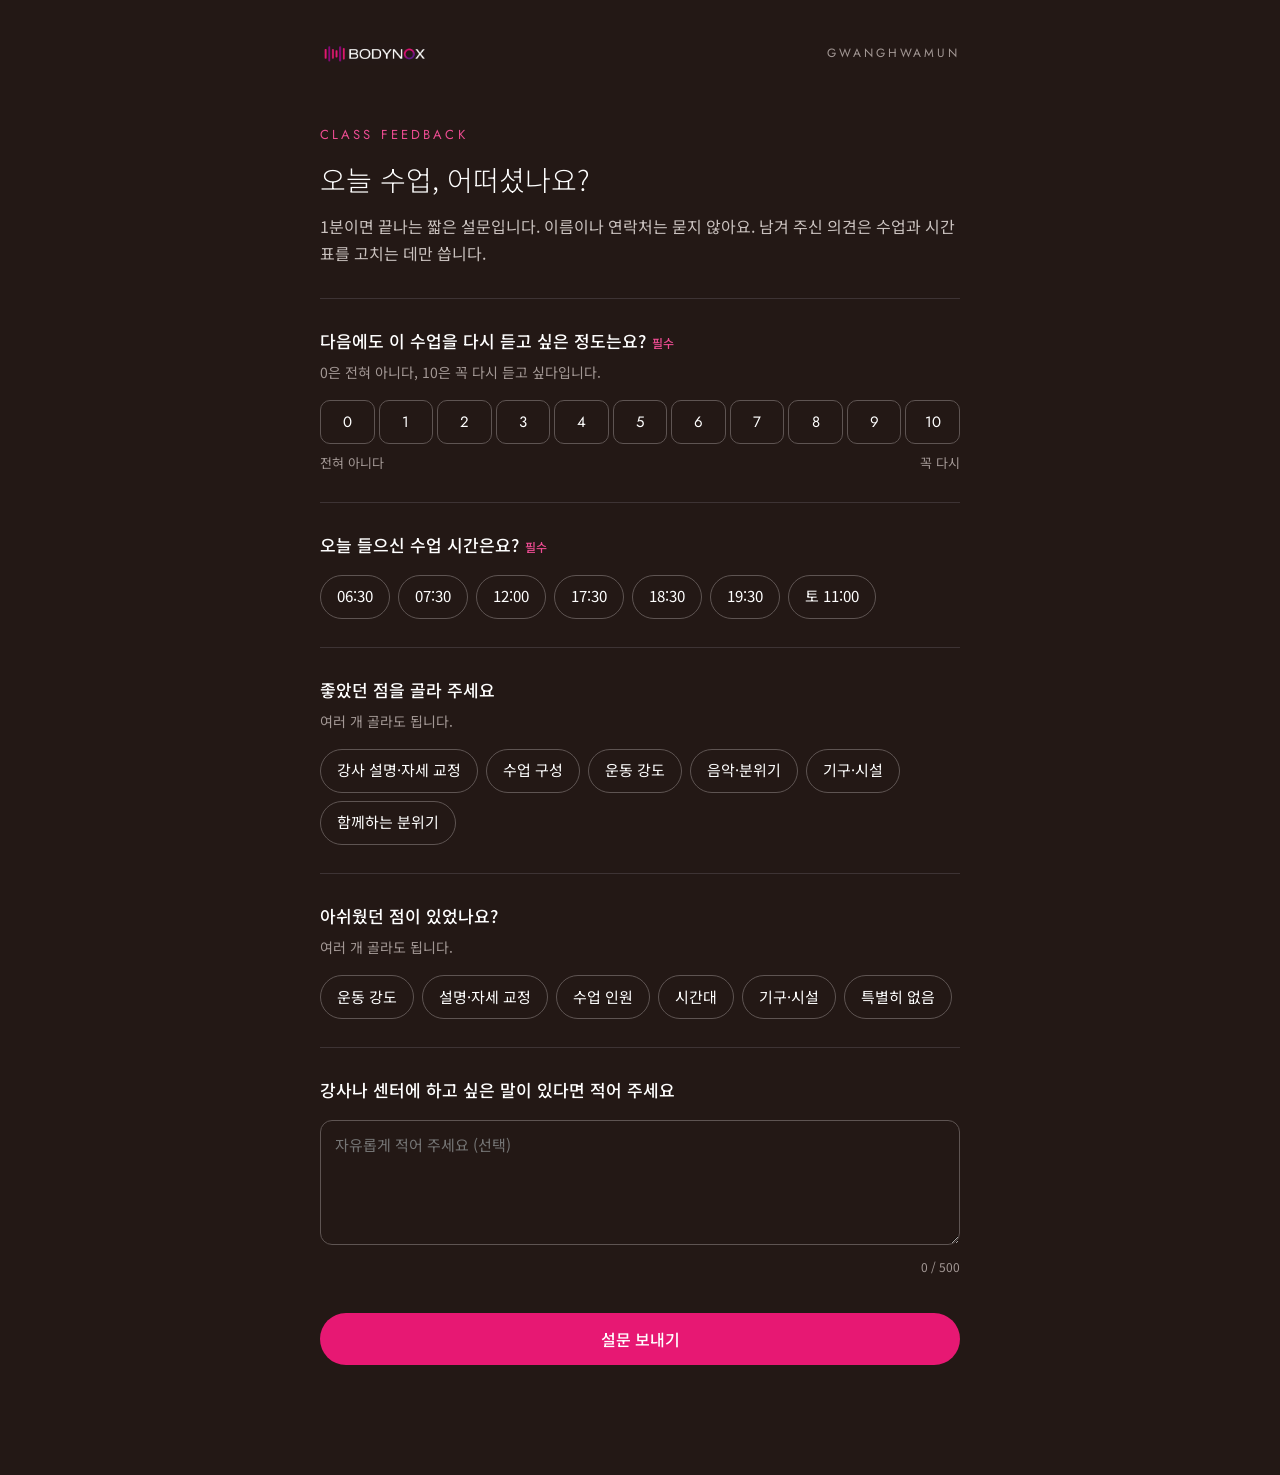
<file: survey.html>
<!doctype html>
<html lang="ko">
<head>
<meta charset="utf-8">
<!-- Google tag (gtag.js) · GA4 바디녹스 광화문 -->
<script async src="https://www.googletagmanager.com/gtag/js?id=G-MQ97ETPTJG"></script>
<script>
  window.dataLayer = window.dataLayer || [];
  function gtag(){dataLayer.push(arguments);}
  gtag('js', new Date());
  gtag('config', 'G-MQ97ETPTJG');
</script>
<meta name="viewport" content="width=device-width, initial-scale=1">
<meta name="robots" content="noindex, nofollow">
<title>수업 만족도 설문 · BODYNOX 광화문</title>
<link rel="preconnect" href="https://fonts.googleapis.com">
<link rel="preconnect" href="https://fonts.gstatic.com" crossorigin>
<link rel="stylesheet" href="https://fonts.googleapis.com/css2?family=Jost:wght@300;400;500;600&family=Noto+Sans+KR:wght@300;400;500;700&display=swap">
<link rel="stylesheet" href="styles.css?v=3">
<style>
  .sv { background: #231815; color: #FFFFFF; font-family: 'Noto Sans KR', sans-serif; font-size: 16px; line-height: 1.65; min-height: 100vh }
  .sv-wrap { max-width: 640px; margin: 0 auto; padding: 32px 20px 80px }
  .sv-q { border-top: 1px solid #3D3334; padding: 28px 0 }
  .sv-q h2 { margin: 0; font-size: 17px; font-weight: 500 }
  .sv-q .sv-help { margin: 6px 0 0; font-size: 14px; color: #A39895 }
  .sv-req { margin-left: 6px; font-size: 12px; color: #ED4C92 }
  .sv-opts { display: flex; flex-wrap: wrap; gap: 8px; margin-top: 16px }
  .sv-opt { min-height: 44px; min-width: 44px; padding: 0 16px; border: 1px solid #5E5452; border-radius: 999px; background: transparent; color: #FFFFFF; font: inherit; font-size: 15px; cursor: pointer }
  .sv-opt[aria-pressed="true"] { border-color: #E71873; background: rgba(231,24,115,0.14) }
  .sv-scale { display: grid; grid-template-columns: repeat(11, 1fr); gap: 4px; margin-top: 16px }
  .sv-scale .sv-opt { padding: 0; min-width: 0; border-radius: 10px; font-family: 'Jost', sans-serif }
  .sv-ends { display: flex; justify-content: space-between; margin-top: 8px; font-size: 13px; color: #A39895 }
  .sv-text { width: 100%; box-sizing: border-box; margin-top: 16px; padding: 12px 14px; border: 1px solid #5E5452; border-radius: 12px; background: transparent; color: #FFFFFF; font: inherit; font-size: 15px; resize: vertical }
  .sv-text:focus, .sv-opt:focus-visible, .sv-submit:focus-visible { outline: 2px solid #ED4C92; outline-offset: 2px }
  .sv-count { margin-top: 6px; font-size: 12px; color: #A39895; text-align: right }
  .sv-submit { width: 100%; min-height: 52px; margin-top: 8px; border: 0; border-radius: 999px; background: #E71873; color: #FFFFFF; font: inherit; font-size: 16px; font-weight: 500; cursor: pointer }
  .sv-submit[disabled] { opacity: .5; cursor: default }
  .sv-msg { margin: 16px 0 0; font-size: 14px; color: #ED4C92; min-height: 1em }
  .sv-hp { position: absolute; left: -9999px; width: 1px; height: 1px; overflow: hidden }
  @media (max-width: 420px) { .sv-scale { grid-template-columns: repeat(6, 1fr) } }
</style>
</head>
<body>
<div class="sv">
<div class="sv-wrap">

<header style="display: flex; justify-content: space-between; align-items: center; min-height: 44px">
<a href="/" aria-label="BODYNOX 광화문 홈"><img src="assets/logo-ink.png" alt="BODYNOX" style="height: 22px; width: auto; display: block"></a>
<span style="font-family: 'Jost', sans-serif; font-size: 12px; letter-spacing: 0.24em; color: #A39895">GWANGHWAMUN</span>
</header>

<section id="sv-form-wrap">
<div style="margin-top: 48px; font-family: 'Jost', sans-serif; font-size: 13px; letter-spacing: 0.24em; color: #ED4C92">CLASS FEEDBACK</div>
<h1 style="margin: 16px 0 0; font-size: 28px; font-weight: 300; line-height: 1.35">오늘 수업, 어떠셨나요?</h1>
<p style="margin: 14px 0 0; color: #C9C1BE">1분이면 끝나는 짧은 설문입니다. 이름이나 연락처는 묻지 않아요. 남겨 주신 의견은 수업과 시간표를 고치는 데만 씁니다.</p>

<form id="sv-form" novalidate style="margin-top: 32px">

<div class="sv-q" role="group" aria-labelledby="q1-t">
<h2 id="q1-t">다음에도 이 수업을 다시 듣고 싶은 정도는요?<span class="sv-req">필수</span></h2>
<p class="sv-help">0은 전혀 아니다, 10은 꼭 다시 듣고 싶다입니다.</p>
<div class="sv-scale" id="q1"></div>
<div class="sv-ends"><span>전혀 아니다</span><span>꼭 다시</span></div>
</div>

<div class="sv-q" role="group" aria-labelledby="q2-t">
<h2 id="q2-t">오늘 들으신 수업 시간은요?<span class="sv-req">필수</span></h2>
<div class="sv-opts" id="q2"></div>
</div>

<div class="sv-q" role="group" aria-labelledby="q3-t">
<h2 id="q3-t">좋았던 점을 골라 주세요</h2>
<p class="sv-help">여러 개 골라도 됩니다.</p>
<div class="sv-opts" id="q3"></div>
</div>

<div class="sv-q" role="group" aria-labelledby="q4-t">
<h2 id="q4-t">아쉬웠던 점이 있었나요?</h2>
<p class="sv-help">여러 개 골라도 됩니다.</p>
<div class="sv-opts" id="q4"></div>
</div>

<div class="sv-q">
<h2><label for="q5">강사나 센터에 하고 싶은 말이 있다면 적어 주세요</label></h2>
<textarea id="q5" class="sv-text" rows="4" maxlength="500" placeholder="자유롭게 적어 주세요 (선택)"></textarea>
<div class="sv-count"><span id="q5-n">0</span> / 500</div>
</div>

<div class="sv-hp" aria-hidden="true"><label>웹사이트<input type="text" id="website" tabindex="-1" autocomplete="off"></label></div>

<button type="submit" class="sv-submit" id="sv-submit">설문 보내기</button>
<p class="sv-msg" id="sv-msg" role="status" aria-live="polite"></p>
</form>
</section>

<section id="sv-done" hidden style="margin-top: 72px; text-align: center">
<div style="font-family: 'Jost', sans-serif; font-size: 13px; letter-spacing: 0.24em; color: #ED4C92">THANK YOU</div>
<h1 style="margin: 16px 0 0; font-size: 28px; font-weight: 300; line-height: 1.35">소중한 의견 고맙습니다</h1>
<p style="margin: 14px 0 0; color: #C9C1BE">남겨 주신 내용은 다음 수업과 시간표에 반영하겠습니다.</p>
<a href="/" style="display: inline-flex; align-items: center; justify-content: center; min-height: 52px; margin-top: 32px; padding: 0 30px; border-radius: 999px; border: 1px solid #5E5452; color: #FFFFFF; text-decoration: none">홈페이지로 가기</a>
</section>

</div>
</div>

<script>
// 수업 만족도 설문. 응답은 구글 시트(Apps Script 웹 앱)로 보낸다.
(function () {
  // Apps Script 웹 앱 URL. 배포 후 나오는 주소를 따옴표 안에 붙여 넣는다.
  var ENDPOINT = 'https://script.google.com/macros/s/AKfycbynpQeOaJ6pZnuoo_M2RoKlBHVJABTJWwE-L7GAwus3p9vJJeD_sylbBseCrSyWM_sl9w/exec';

  var SLOTS = ['06:30', '07:30', '12:00', '17:30', '18:30', '19:30', '토 11:00'];
  var GOOD = ['강사 설명·자세 교정', '수업 구성', '운동 강도', '음악·분위기', '기구·시설', '함께하는 분위기'];
  var BAD = ['운동 강도', '설명·자세 교정', '수업 인원', '시간대', '기구·시설', '특별히 없음'];
  var state = { q1: null, q2: null, q3: [], q4: [] };

  function btn(box, label, pressed, onClick) {
    var b = document.createElement('button');
    b.type = 'button'; b.className = 'sv-opt'; b.textContent = label;
    b.setAttribute('aria-pressed', pressed ? 'true' : 'false');
    b.addEventListener('click', onClick);
    box.appendChild(b);
  }
  function single(id, items, key) {
    var box = document.getElementById(id); box.textContent = '';
    items.forEach(function (v) {
      btn(box, String(v), state[key] === v, function () { state[key] = v; single(id, items, key); });
    });
  }
  function multi(id, items, key) {
    var box = document.getElementById(id); box.textContent = '';
    items.forEach(function (v) {
      var on = state[key].indexOf(v) >= 0;
      btn(box, v, on, function () {
        state[key] = on ? state[key].filter(function (x) { return x !== v; }) : state[key].concat(v);
        multi(id, items, key);
      });
    });
  }
  single('q1', [0, 1, 2, 3, 4, 5, 6, 7, 8, 9, 10], 'q1');
  single('q2', SLOTS, 'q2');
  multi('q3', GOOD, 'q3');
  multi('q4', BAD, 'q4');

  var q5 = document.getElementById('q5'), q5n = document.getElementById('q5-n');
  q5.addEventListener('input', function () { q5n.textContent = q5.value.length; });

  // 유입경로: 주소 뒤 ?from=qr 처럼 붙인 값 (없으면 web)
  var from = (new URLSearchParams(location.search).get('from') || 'web').slice(0, 20);

  var form = document.getElementById('sv-form'), submit = document.getElementById('sv-submit'), msg = document.getElementById('sv-msg');
  form.addEventListener('submit', function (e) {
    e.preventDefault();
    if (state.q1 === null) { msg.textContent = '첫 번째 질문(다시 듣고 싶은 정도)을 골라 주세요.'; return; }
    if (state.q2 === null) { msg.textContent = '두 번째 질문(수업 시간)을 골라 주세요.'; return; }
    if (!ENDPOINT) { msg.textContent = '설문 접수를 준비하고 있어요. 잠시 뒤에 다시 시도해 주세요.'; return; }
    var data = {
      q1: state.q1, q2: state.q2,
      q3: state.q3.join(', '), q4: state.q4.join(', '), q5: q5.value,
      from: from, website: document.getElementById('website').value
    };
    submit.disabled = true; msg.textContent = '보내는 중…';
    // text/plain 으로 보내야 브라우저 사전 확인(preflight) 없이 Apps Script에 바로 닿는다
    fetch(ENDPOINT, { method: 'POST', headers: { 'Content-Type': 'text/plain;charset=utf-8' }, body: JSON.stringify(data) })
      .then(function (r) { return r.text(); })
      .then(function (t) {
        if (t.trim() !== 'ok') throw new Error(t);
        if (typeof window.gtag === 'function') window.gtag('event', 'survey_submit', { score: state.q1, slot: state.q2, from: from });
        document.getElementById('sv-form-wrap').hidden = true;
        document.getElementById('sv-done').hidden = false;
        window.scrollTo(0, 0);
      })
      .catch(function () {
        submit.disabled = false;
        msg.textContent = '보내지 못했어요. 인터넷 연결을 확인하고 다시 눌러 주세요.';
      });
  });
})();
</script>
</body>
</html>
</file>
<file: styles.css>
/* BODYNOX 브랜드 토큰 — 브랜드 가이드(BRAND BASICS V2) 기준 */
:root{
  --magenta-500:#E71873; /* 유일한 액센트: CTA, 룰, 포인트. 화면 면적 5% 이하 */
  --magenta-400:#ED4C92; /* 다크 배경 위 마젠타 텍스트 */
  --magenta-600:#C21063; /* 밝은 배경 위 마젠타 텍스트 */
  --ink-900:#231815;     /* 스튜디오 배경 */
  --ink-700:#3D3334;     /* 구분선 */
  --paper-200:#F4F1EA;   /* 진단·리포트 배경 */
}
html{scroll-behavior:smooth}
body{margin:0;background:var(--ink-900)}
a{color:var(--magenta-400)}a:hover{color:#FFFFFF}
button:focus-visible,a:focus-visible{outline:2px solid var(--magenta-400);outline-offset:2px}
[hidden]{display:none !important}
summary::-webkit-details-marker{display:none}
details[open] .sched-more{visibility:hidden}
@media (max-width:720px){.kakao-qr{display:none !important}}

/* 강사 소개 (#coaches) — 휴대폰은 옆으로 넘기는 카드, PC는 5열 */
.coach-list{display:grid;grid-template-columns:repeat(5,minmax(0,1fr));gap:16px;margin-top:40px;align-items:start}
.coach{border:1px solid var(--ink-700);border-radius:16px;overflow:hidden;background:#2B2120;scroll-margin-top:96px}
.coach:target{border-color:var(--magenta-400)}
.coach img{display:block;width:100%;height:auto;aspect-ratio:720/942;object-fit:cover;background:#D4C4DA}
.coach-body{padding:18px 18px 8px}
.coach-name{font-size:18px;color:#FFFFFF}
.coach-name strong{font-weight:500}
.coach-name span{font-size:14px;color:#A39895}
.coach-en{margin-top:2px;font-family:'Jost',sans-serif;font-size:12px;letter-spacing:.2em;color:var(--magenta-400)}
.coach-tags{display:flex;flex-wrap:wrap;gap:6px;margin-top:12px}
.coach-tag{font-size:12px;line-height:1.4;padding:4px 10px;border:1px solid #5E5452;border-radius:999px;color:#C9C1BE}
.coach-more{margin-top:8px;border-top:1px solid var(--ink-700)}
.coach-more summary{list-style:none;cursor:pointer;min-height:44px;display:flex;align-items:center;justify-content:space-between;font-size:14px;color:#FFFFFF}
.coach-more summary::after{content:'+';font-family:'Jost',sans-serif;font-size:18px;color:#A39895}
.coach-more[open] summary::after{content:'−'}
.coach-group{padding:4px 0 12px}
.coach-group-t{font-size:12px;letter-spacing:.08em;color:#A39895;margin-bottom:6px}
.coach-group ul{margin:0;padding:0 0 0 16px;font-size:13px;line-height:1.7;color:#E9E3E1}
.sched-coach{color:inherit;text-decoration:underline;text-decoration-color:#5E5452;text-underline-offset:3px;display:inline-flex;align-items:center;min-height:32px}
@media (max-width:1024px){
  .coach-list{display:flex;overflow-x:auto;scroll-snap-type:x mandatory;gap:12px;margin:40px -24px 0;padding:0 24px 8px;-webkit-overflow-scrolling:touch}
  .coach{flex:0 0 min(78%,300px);scroll-snap-align:start}
}
</file>
